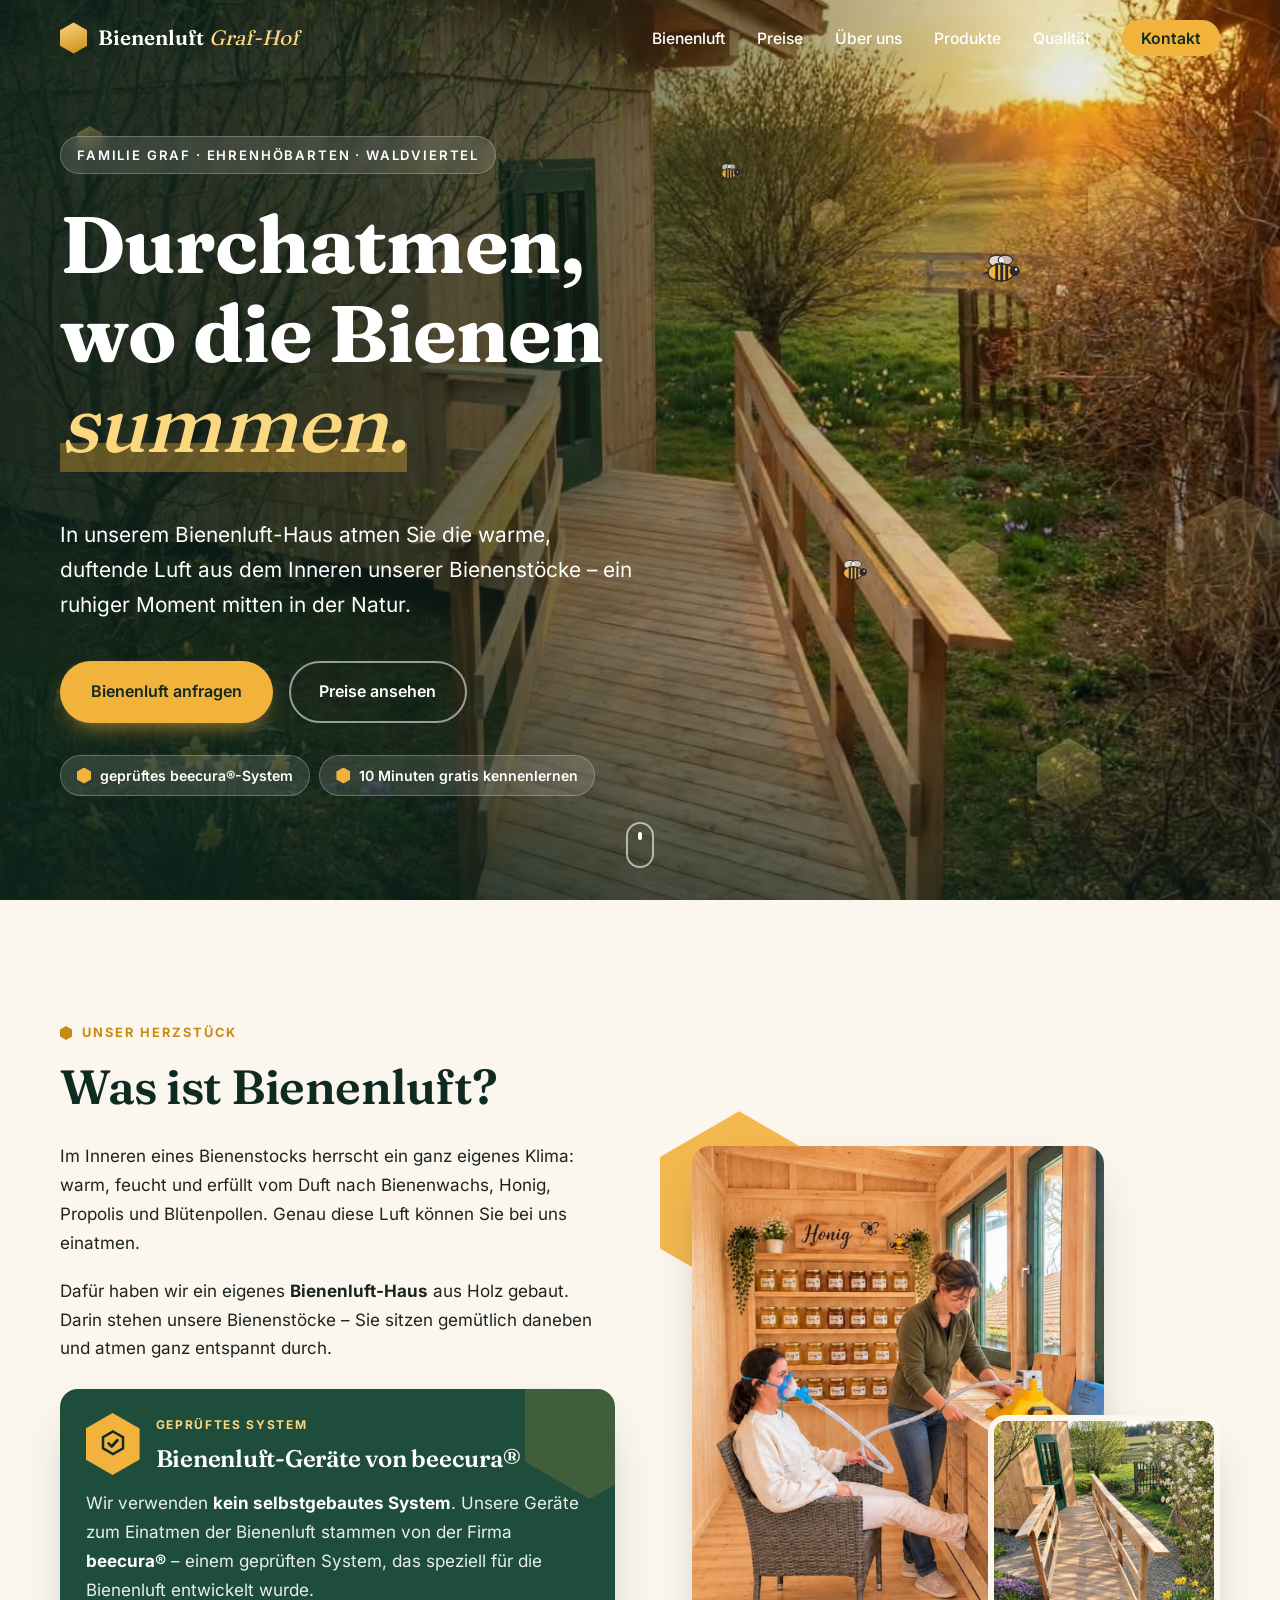
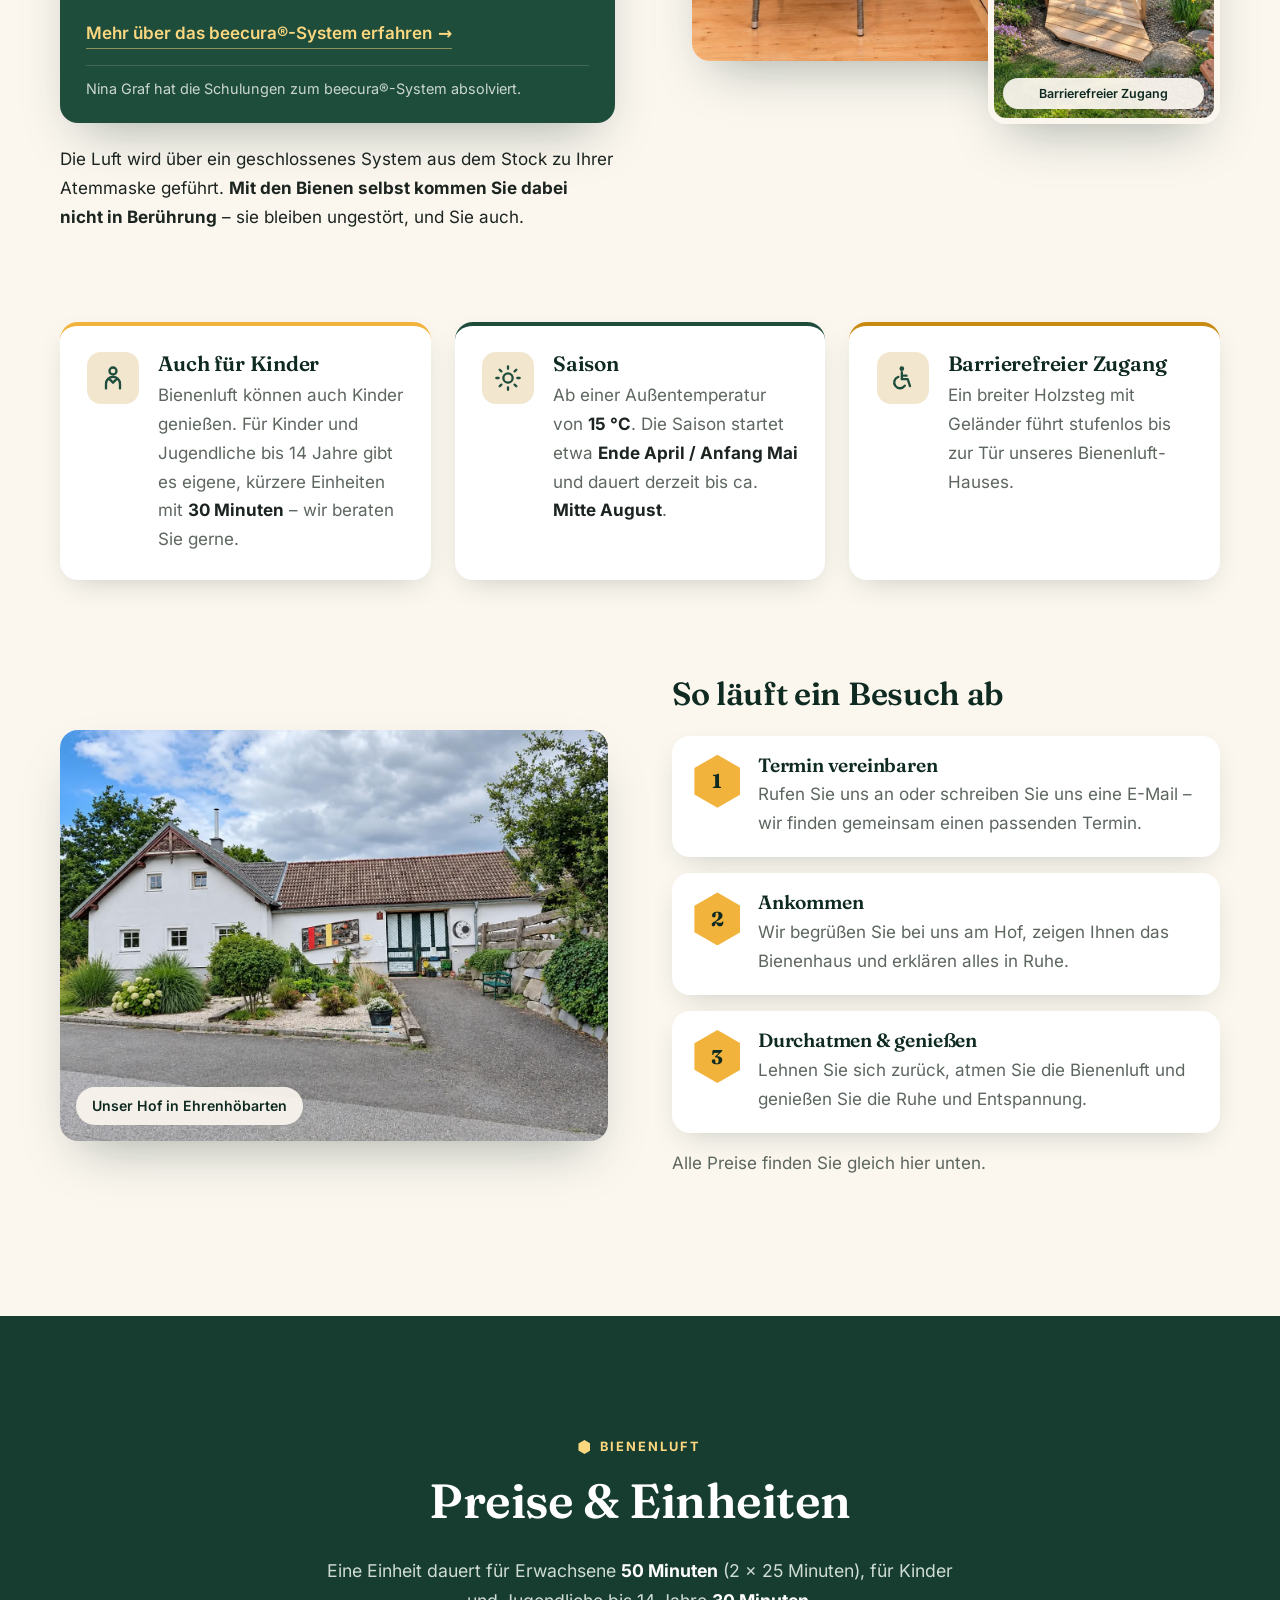
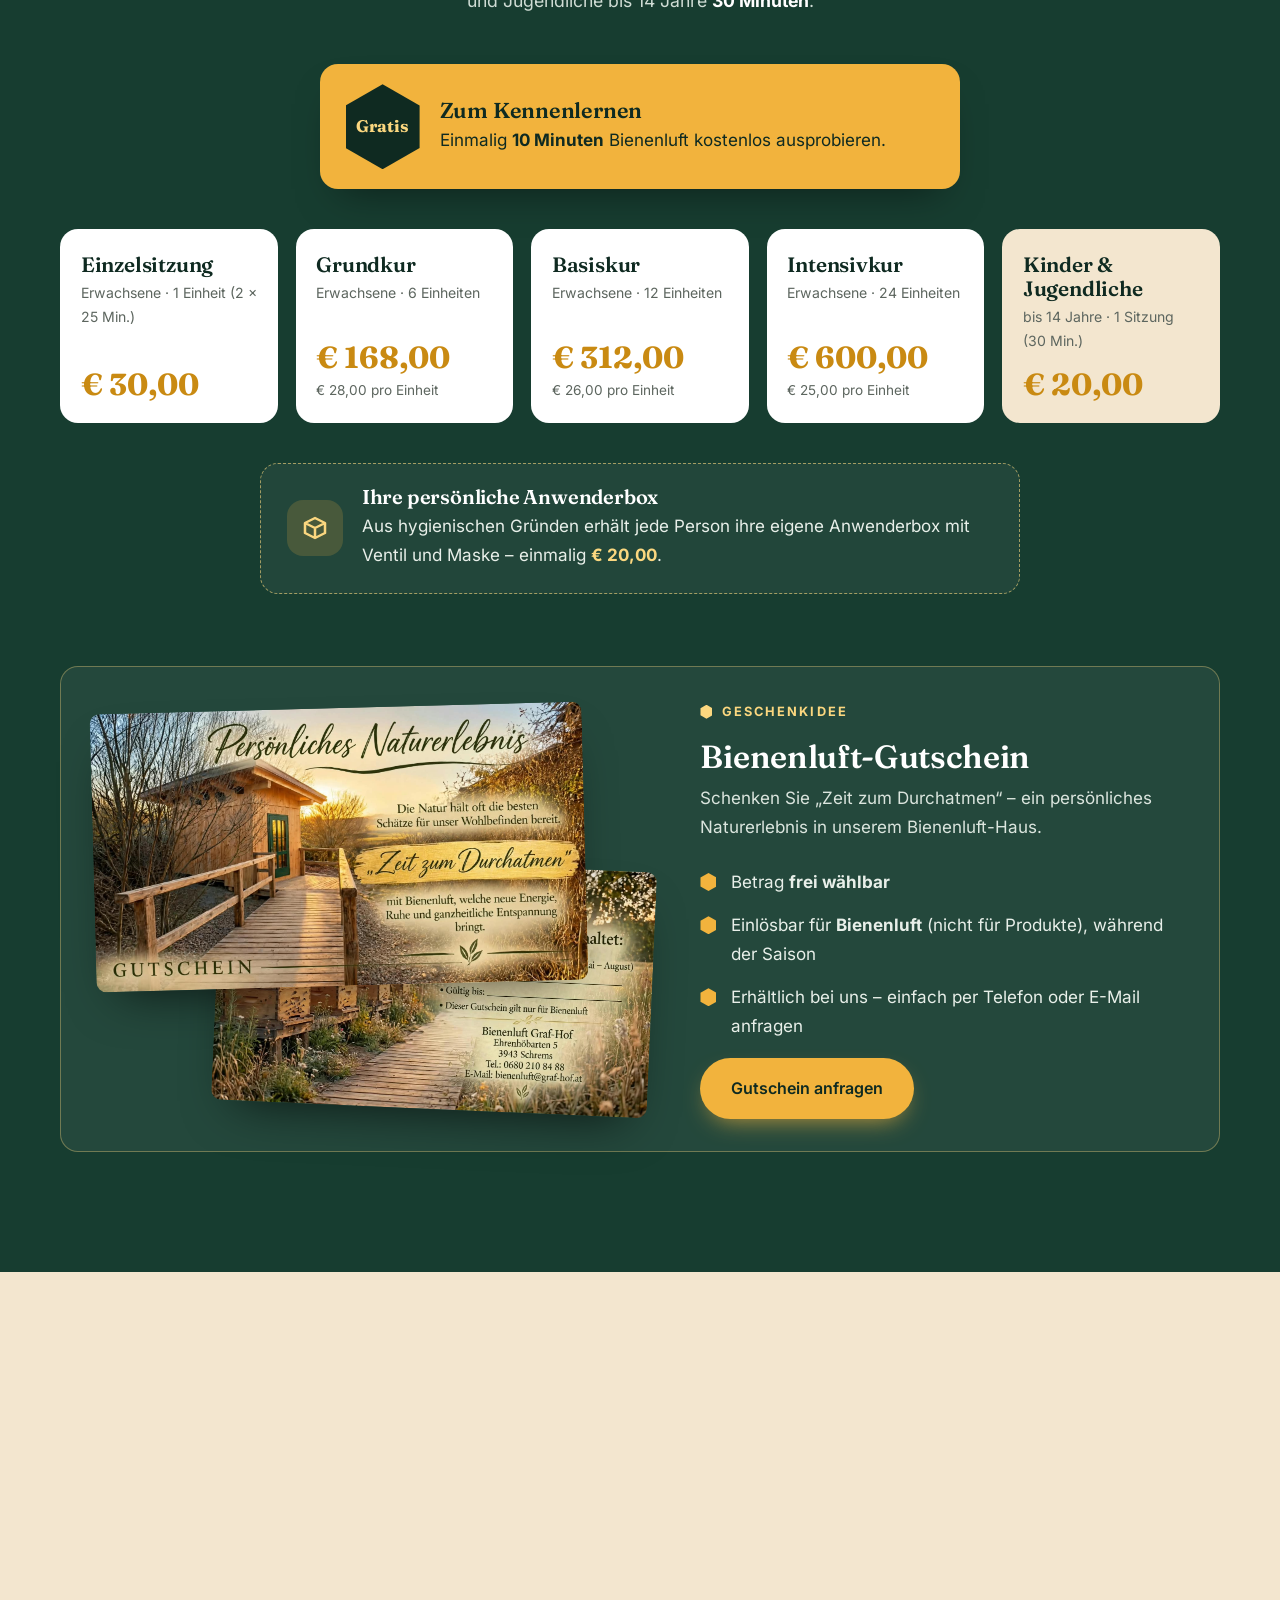
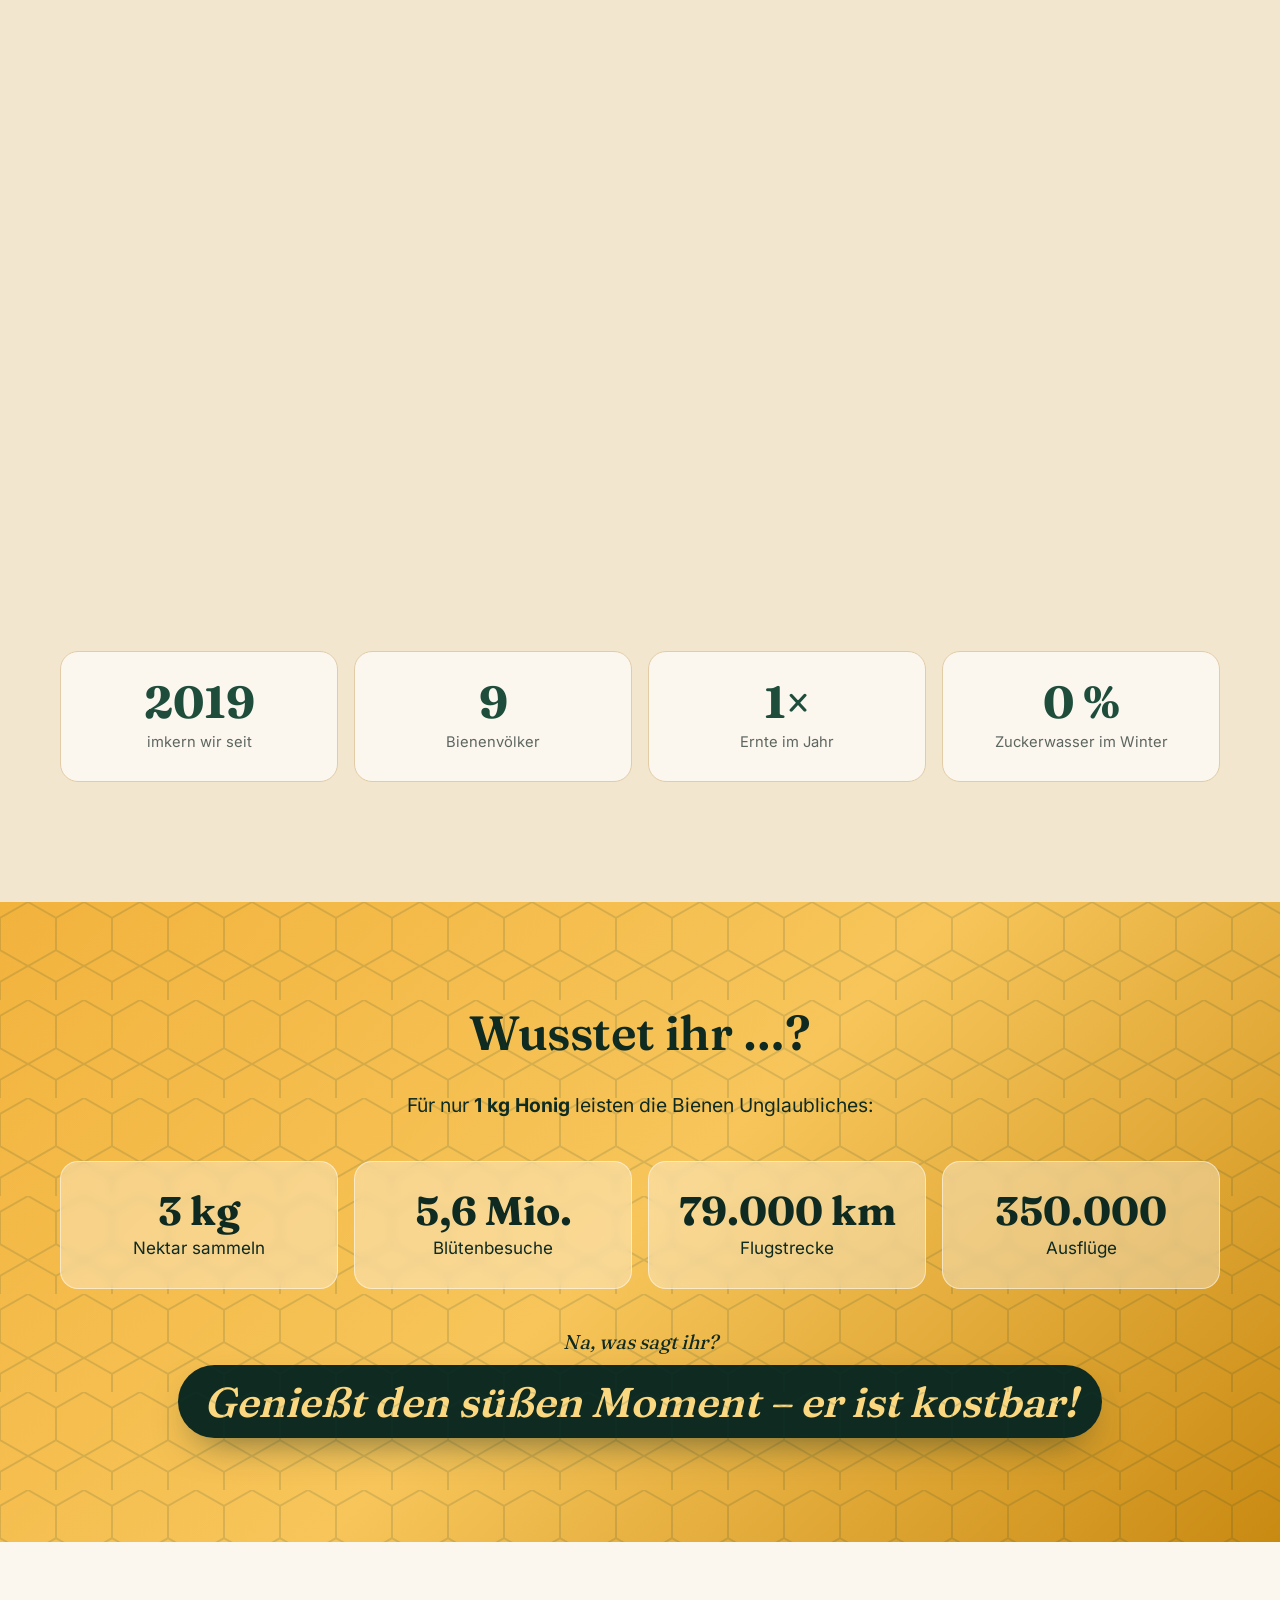
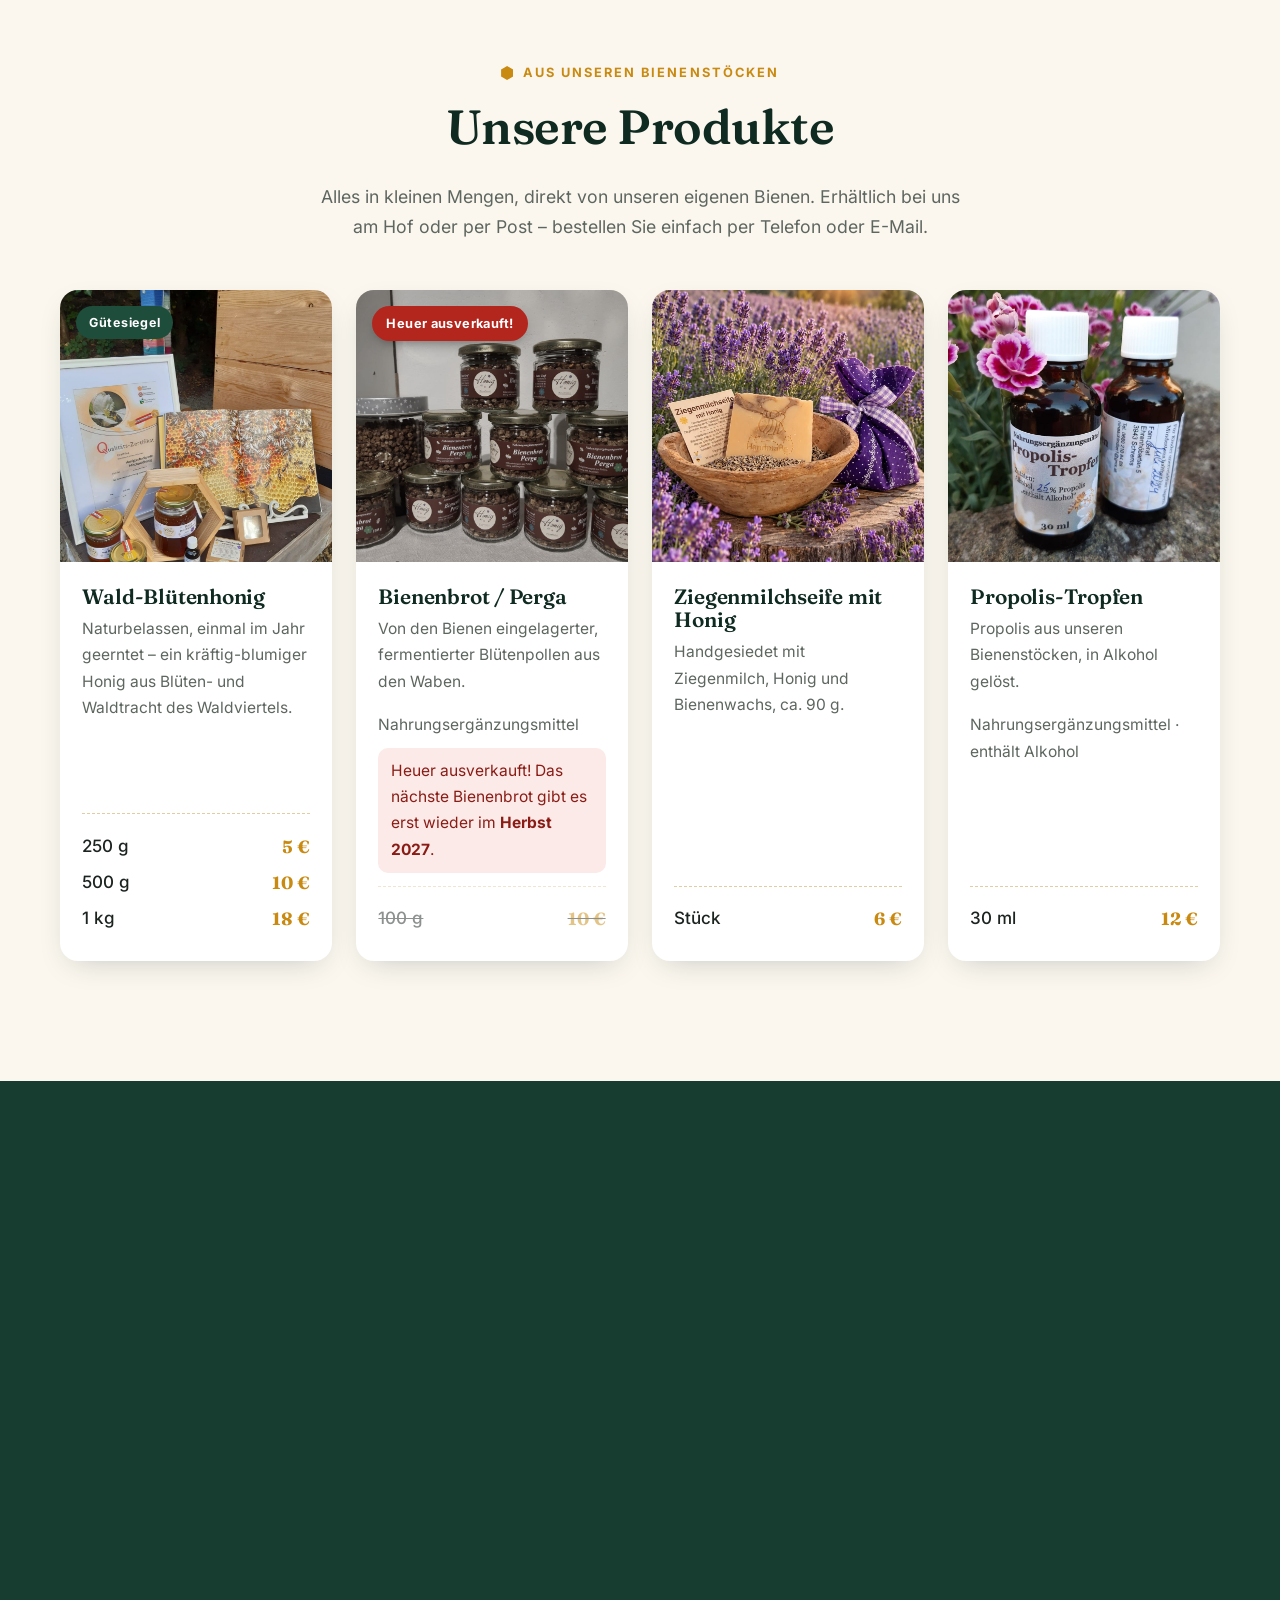
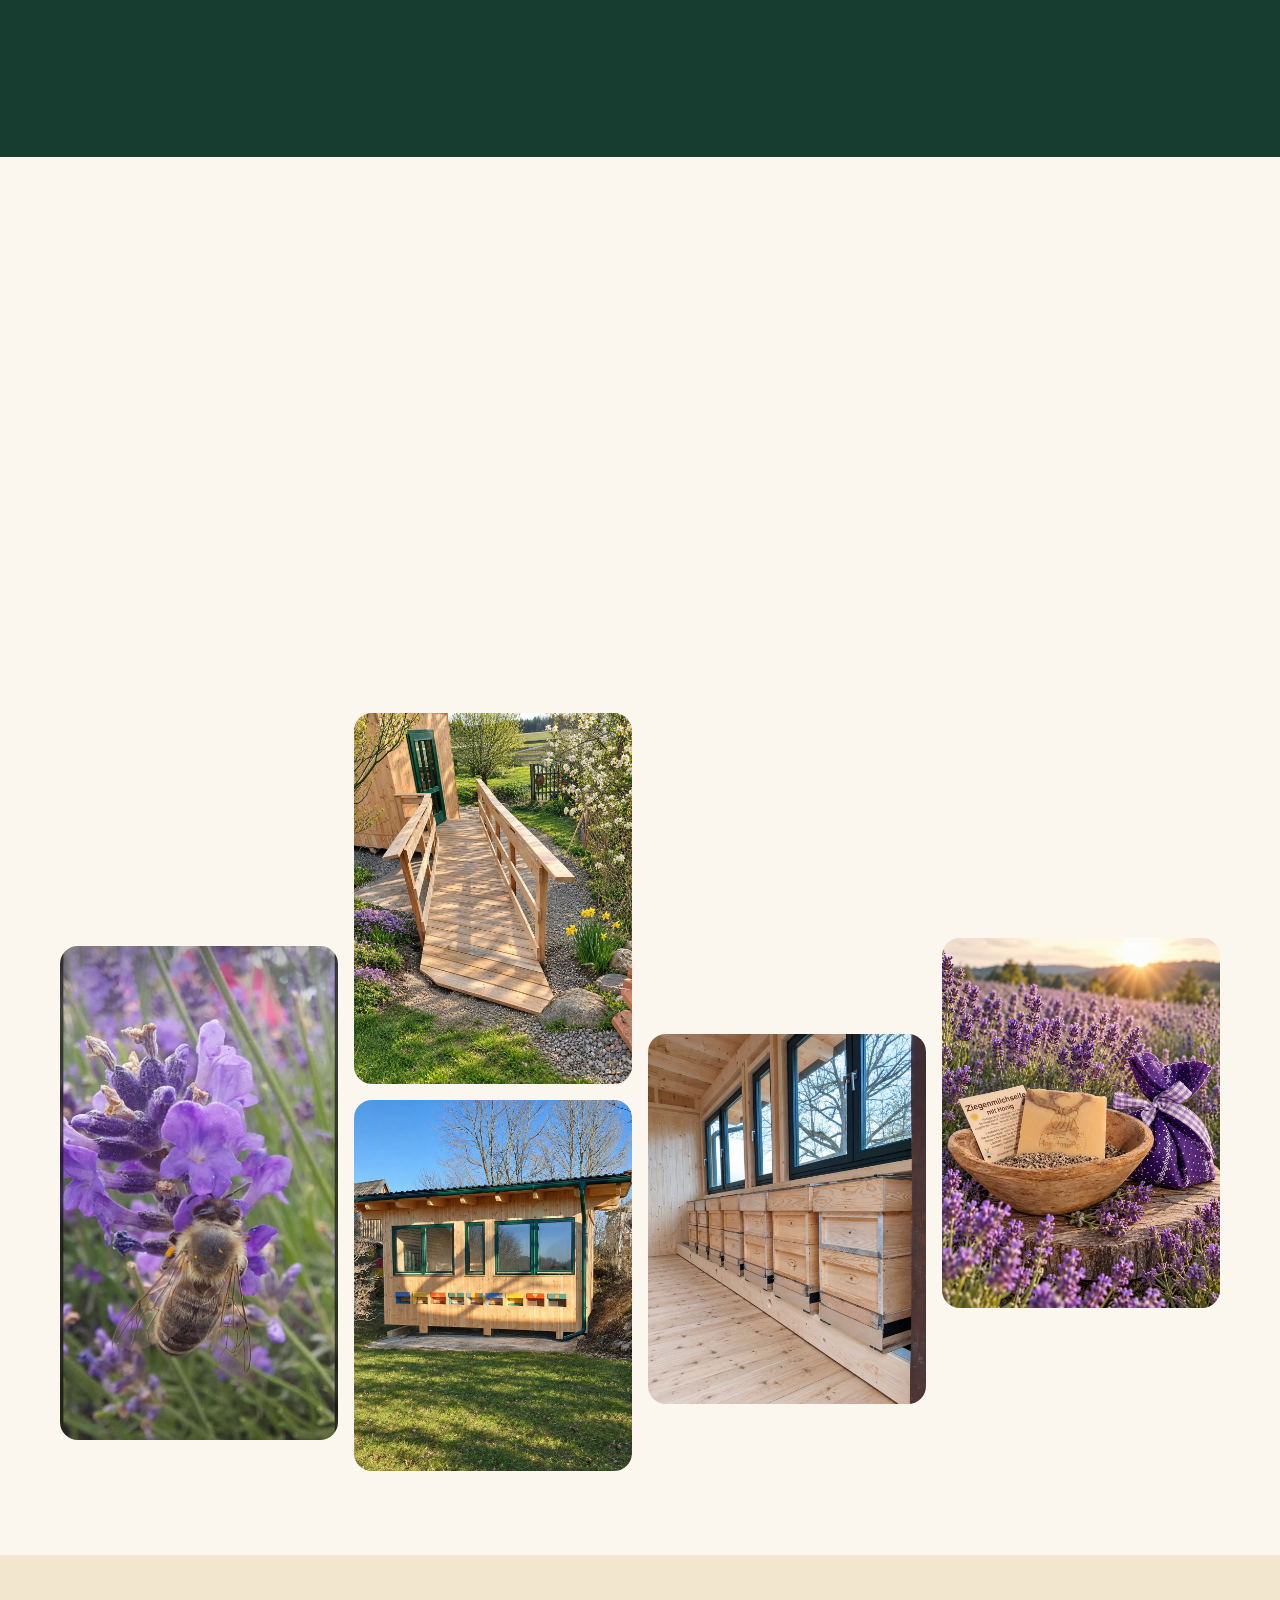
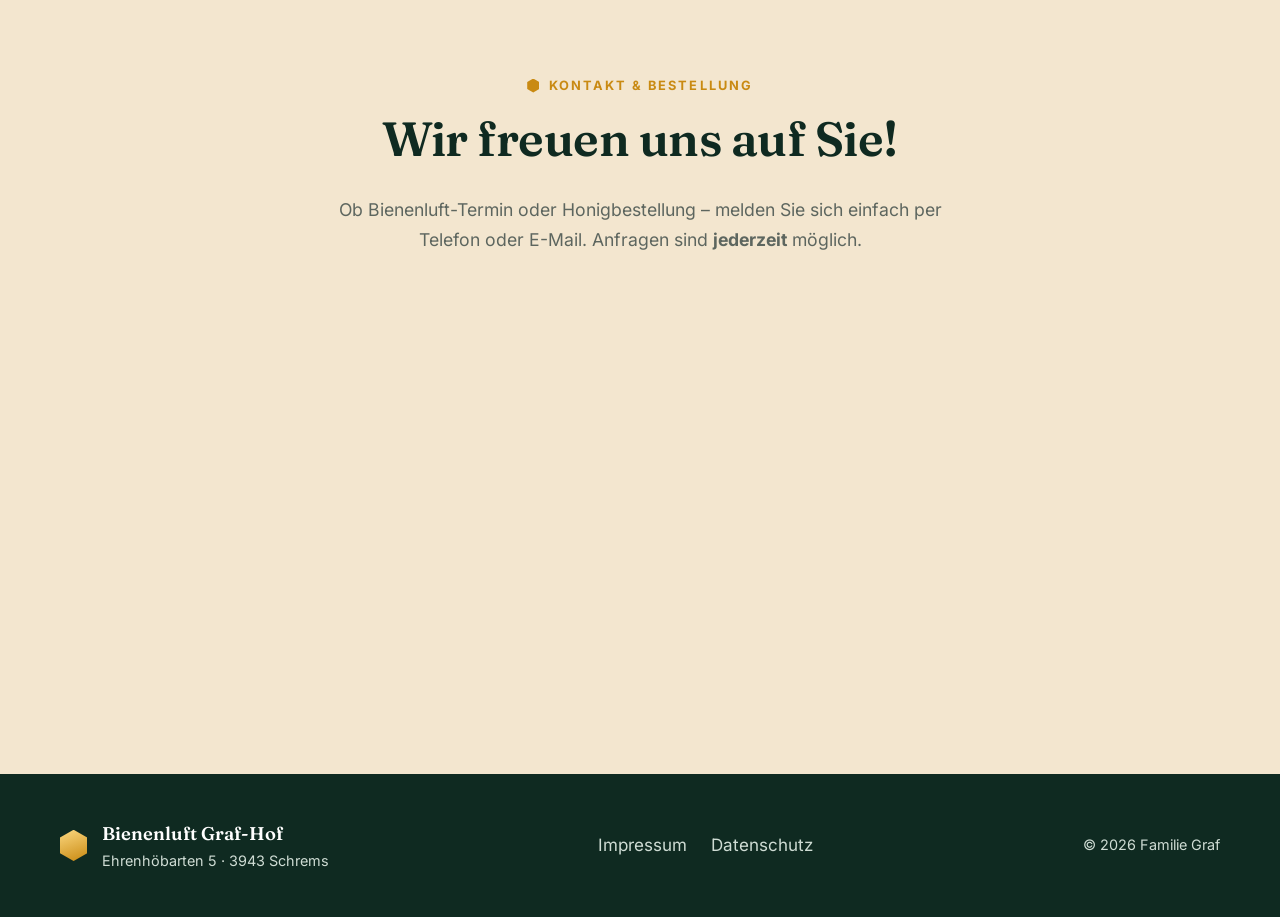
<file: index.html>
<!DOCTYPE html>
<html lang="de-AT">
<head>
  <meta charset="UTF-8">
  <meta name="viewport" content="width=device-width, initial-scale=1">
  <title>Bienenluft Graf-Hof – Bienenluft &amp; Honig im Waldviertel</title>
  <meta name="description" content="Bienenluft Graf-Hof in Ehrenhöbarten bei Schrems: Bienenluft im eigenen Bienenluft-Haus mit dem geprüften beecura®-System erleben, auch für Kinder. Dazu Wald-Blütenhonig mit Gütesiegel, Bienenbrot, Propolis und Honigseife.">
  <link rel="preload" href="fonts/fraunces.woff2" as="font" type="font/woff2" crossorigin>
  <link rel="preload" href="fonts/inter.woff2" as="font" type="font/woff2" crossorigin>
  <link rel="stylesheet" href="css/style.css">
  <script>document.documentElement.classList.add("js")</script>
  <link rel="icon" href="img/favicon.svg" type="image/svg+xml">
  <meta name="theme-color" content="#173d30">

  <meta property="og:title" content="Bienenluft Graf-Hof">
  <meta property="og:description" content="Bienenluft &amp; Honig aus dem Waldviertel – Familie Graf, Ehrenhöbarten">
  <meta property="og:image" content="img/fotos/haus-steg-fruehling.jpg">
  <meta property="og:type" content="website">

  <script type="application/ld+json">
  {
    "@context": "https://schema.org",
    "@type": "LocalBusiness",
    "name": "Bienenluft Graf-Hof",
    "description": "Bienenluft-Haus und Imkerei der Familie Graf im Waldviertel",
    "url": "https://janukalaka.github.io/imkerei-graf/",
    "image": "https://janukalaka.github.io/imkerei-graf/img/fotos/graf-hof.jpg",
    "telephone": "+43 680 2108488",
    "email": "bienenluft@graf-hof.at",
    "founder": [{ "@type": "Person", "name": "Nina Graf" }, { "@type": "Person", "name": "Herbert Graf" }],
    "foundingDate": "2019",
    "address": {
      "@type": "PostalAddress",
      "streetAddress": "Ehrenhöbarten 5",
      "postalCode": "3943",
      "addressLocality": "Schrems",
      "addressRegion": "Niederösterreich",
      "addressCountry": "AT"
    }
  }
  </script>
</head>
<body>

  <!-- Bienen-Grafik, wird mehrfach verwendet -->
  <svg width="0" height="0" style="position:absolute" aria-hidden="true">
    <symbol id="bee" viewBox="0 0 64 48">
      <g class="wing wing-l"><ellipse cx="26" cy="12" rx="11" ry="8" fill="#ffffff" fill-opacity=".75" stroke="#2a2a2a" stroke-width="1.5"/></g>
      <g class="wing wing-r"><ellipse cx="38" cy="11" rx="10" ry="7" fill="#ffffff" fill-opacity=".6" stroke="#2a2a2a" stroke-width="1.5"/></g>
      <ellipse cx="32" cy="28" rx="18" ry="12" fill="#f2b33d" stroke="#2a2a2a" stroke-width="2"/>
      <path d="M26 17v22M33 16v24M40 18v20" stroke="#2a2a2a" stroke-width="4" stroke-linecap="round"/>
      <circle cx="51" cy="26" r="7" fill="#2a2a2a"/>
      <circle cx="53" cy="24" r="1.6" fill="#fff"/>
      <path d="M14 28l-6 2" stroke="#2a2a2a" stroke-width="2.5" stroke-linecap="round"/>
    </symbol>
  </svg>

  <a class="skip-link" href="#inhalt">Zum Inhalt springen</a>

  <header class="site-header" id="top">
    <div class="container header-inner">
      <a href="#top" class="logo" aria-label="Bienenluft Graf-Hof – zum Seitenanfang">
        <span class="logo-hex" aria-hidden="true"></span>
        <span>Bienenluft <em>Graf-Hof</em></span>
      </a>
      <button class="nav-toggle" aria-expanded="false" aria-controls="hauptnav">
        <span class="sr-only">Menü</span>
        <span class="burger" aria-hidden="true"></span>
      </button>
      <nav id="hauptnav" class="main-nav" aria-label="Hauptnavigation">
        <ul>
          <li><a href="#bienenluft">Bienenluft</a></li>
          <li><a href="#preise">Preise</a></li>
          <li><a href="#ueber-uns">Über uns</a></li>
          <li><a href="#produkte">Produkte</a></li>
          <li><a href="#qualitaet">Qualität</a></li>
          <li><a href="#kontakt" class="nav-cta">Kontakt</a></li>
        </ul>
      </nav>
    </div>
  </header>

  <main id="inhalt">

    <!-- ========== HERO ========== -->
    <section class="hero">
      <div class="hero-bg" aria-hidden="true"></div>
      <div class="hex-field" aria-hidden="true">
        <span></span><span></span><span></span><span></span><span></span><span></span>
      </div>
      <svg class="bee bee-1" aria-hidden="true"><use href="#bee"/></svg>
      <svg class="bee bee-2" aria-hidden="true"><use href="#bee"/></svg>
      <svg class="bee bee-3" aria-hidden="true"><use href="#bee"/></svg>

      <div class="container hero-inner">
        <p class="eyebrow intro intro-1">Familie Graf · Ehrenhöbarten · Waldviertel</p>
        <h1 class="intro intro-2">Durchatmen,<br>wo die Bienen <span class="hl">summen.</span></h1>
        <p class="lead intro intro-3">In unserem Bienenluft-Haus atmen Sie die warme, duftende Luft aus dem Inneren unserer Bienenstöcke – ein ruhiger Moment mitten in der Natur.</p>
        <div class="hero-actions intro intro-4">
          <a href="#kontakt" class="btn btn-honey">Bienenluft anfragen</a>
          <a href="#preise" class="btn btn-ghost">Preise ansehen</a>
        </div>
        <div class="hero-chips intro intro-4">
          <span class="hero-chip"><span class="hero-chip-hex" aria-hidden="true"></span>geprüftes beecura®-System</span>
          <span class="hero-chip"><span class="hero-chip-hex" aria-hidden="true"></span>10 Minuten gratis kennenlernen</span>
        </div>
      </div>
      <a href="#bienenluft" class="scroll-hint" aria-label="Weiter nach unten"><span></span></a>
    </section>

    <!-- ========== BIENENLUFT ========== -->
    <section id="bienenluft" class="section">
      <div class="container">
        <div class="split">
          <div class="split-text">
            <p class="kicker reveal">Unser Herzstück</p>
            <h2 class="reveal">Was ist Bienenluft?</h2>
            <p class="reveal">Im Inneren eines Bienenstocks herrscht ein ganz eigenes Klima: warm, feucht und erfüllt vom Duft nach Bienenwachs, Honig, Propolis und Blütenpollen. Genau diese Luft können Sie bei uns einatmen.</p>
            <p class="reveal">Dafür haben wir ein eigenes <strong>Bienenluft-Haus</strong> aus Holz gebaut. Darin stehen unsere Bienenstöcke – Sie sitzen gemütlich daneben und atmen ganz entspannt durch.</p>

            <div class="beecura reveal">
              <div class="beecura-head">
                <span class="beecura-seal" aria-hidden="true">
                  <svg viewBox="0 0 24 24"><path d="M12 2l8 4.5v9L12 20l-8-4.5v-9z" fill="none" stroke="currentColor" stroke-width="2"/><path d="M8.5 11.5l2.5 2.5 4.5-5" fill="none" stroke="currentColor" stroke-width="2.2" stroke-linecap="round" stroke-linejoin="round"/></svg>
                </span>
                <div>
                  <p class="beecura-label">Geprüftes System</p>
                  <h3>Bienenluft-Geräte von beecura®</h3>
                </div>
              </div>
              <p>Wir verwenden <strong>kein selbstgebautes System</strong>. Unsere Geräte zum Einatmen der Bienenluft stammen von der Firma <strong>beecura®</strong> – einem geprüften System, das speziell für die Bienenluft entwickelt wurde.</p>
              <a class="beecura-link" href="https://www.beecura.com/" target="_blank" rel="noopener">Mehr über das beecura®-System erfahren <span aria-hidden="true">→</span><span class="sr-only"> (öffnet in neuem Fenster)</span></a>
              <p class="beecura-foot">Nina Graf hat die Schulungen zum beecura®-System absolviert.</p>
            </div>

            <p class="reveal">Die Luft wird über ein geschlossenes System aus dem Stock zu Ihrer Atemmaske geführt. <strong>Mit den Bienen selbst kommen Sie dabei nicht in Berührung</strong> – sie bleiben ungestört, und Sie auch.</p>
          </div>
          <div class="split-media reveal">
            <figure class="photo-stack">
              <a href="img/fotos/bienenluft-atmen-2.jpg" class="lb photo-main"><img src="img/fotos/bienenluft-atmen-2.jpg" alt="Nina Graf stellt das beecura®-Gerät für einen Gast ein, der über die Maske Bienenluft atmet" loading="lazy" width="1199" height="1312"></a>
              <a href="img/fotos/bienenluft-haus-steg.jpg" class="lb photo-small"><img src="img/fotos/bienenluft-haus-steg.jpg" alt="Barrierefreier Holzsteg mit Geländer führt zur Tür des Bienenluft-Hauses" loading="lazy" width="1086" height="1448"><span class="photo-tag">Barrierefreier Zugang</span></a>
            </figure>
          </div>
        </div>

        <!-- Infos: Kinder & Saison -->
        <div class="info-cards">
          <div class="info-card info-kids reveal">
            <span class="info-icon" aria-hidden="true">
              <svg viewBox="0 0 24 24"><circle cx="12" cy="6" r="3" fill="none" stroke="currentColor" stroke-width="2"/><path d="M6 21v-4a6 6 0 0112 0v4M9 13l3 3 3-3" fill="none" stroke="currentColor" stroke-width="2" stroke-linecap="round" stroke-linejoin="round"/></svg>
            </span>
            <div>
              <h3>Auch für Kinder</h3>
              <p>Bienenluft können auch Kinder genießen. Für Kinder und Jugendliche bis 14 Jahre gibt es eigene, kürzere Einheiten mit <strong>30 Minuten</strong> – wir beraten Sie gerne.</p>
            </div>
          </div>
          <div class="info-card info-season reveal">
            <span class="info-icon" aria-hidden="true">
              <svg viewBox="0 0 24 24"><circle cx="12" cy="12" r="4" fill="none" stroke="currentColor" stroke-width="2"/><path d="M12 2v2M12 20v2M2 12h2M20 12h2M4.9 4.9l1.4 1.4M17.7 17.7l1.4 1.4M4.9 19.1l1.4-1.4M17.7 6.3l1.4-1.4" stroke="currentColor" stroke-width="2" stroke-linecap="round"/></svg>
            </span>
            <div>
              <h3>Saison</h3>
              <p>Ab einer Außentemperatur von <strong>15 °C</strong>. Die Saison startet etwa <strong>Ende April / Anfang Mai</strong> und dauert derzeit bis ca. <strong>Mitte August</strong>.</p>
            </div>
          </div>
          <div class="info-card info-access reveal">
            <span class="info-icon" aria-hidden="true">
              <svg viewBox="0 0 24 24"><circle cx="11" cy="4" r="2" fill="currentColor"/><path d="M11 7v6h5l2 6M11 10h4" fill="none" stroke="currentColor" stroke-width="2" stroke-linecap="round" stroke-linejoin="round"/><path d="M8 11a5 5 0 105.6 7.6" fill="none" stroke="currentColor" stroke-width="2" stroke-linecap="round"/></svg>
            </span>
            <div>
              <h3>Barrierefreier Zugang</h3>
              <p>Ein breiter Holzsteg mit Geländer führt stufenlos bis zur Tür unseres Bienenluft-Hauses.</p>
            </div>
          </div>
        </div>

        <!-- Ablauf -->
        <div class="visit">
          <figure class="visit-photo reveal">
            <img src="img/fotos/graf-hof.jpg" alt="Der Graf-Hof in Ehrenhöbarten bei Sonnenschein" loading="lazy" width="1367" height="1076">
            <figcaption>Unser Hof in Ehrenhöbarten</figcaption>
          </figure>
          <div class="visit-steps">
            <h3 class="steps-title reveal">So läuft ein Besuch ab</h3>
            <ol class="steps">
              <li class="step reveal">
                <span class="step-hex">1</span>
                <div>
                  <h4>Termin vereinbaren</h4>
                  <p>Rufen Sie uns an oder schreiben Sie uns eine E-Mail – wir finden gemeinsam einen passenden Termin.</p>
                </div>
              </li>
              <li class="step reveal">
                <span class="step-hex">2</span>
                <div>
                  <h4>Ankommen</h4>
                  <p>Wir begrüßen Sie bei uns am Hof, zeigen Ihnen das Bienenhaus und erklären alles in Ruhe.</p>
                </div>
              </li>
              <li class="step reveal">
                <span class="step-hex">3</span>
                <div>
                  <h4>Durchatmen &amp; genießen</h4>
                  <p>Lehnen Sie sich zurück, atmen Sie die Bienenluft und genießen Sie die Ruhe und Entspannung.</p>
                </div>
              </li>
            </ol>
            <p class="muted reveal">Alle Preise finden Sie gleich hier unten.</p>
          </div>
        </div>
      </div>
    </section>

    <!-- ========== PREISE ========== -->
    <section id="preise" class="section section-green">
      <div class="container">
        <p class="kicker center reveal">Bienenluft</p>
        <h2 class="center reveal">Preise &amp; Einheiten</h2>
        <p class="section-intro center reveal">Eine Einheit dauert für Erwachsene <strong>50 Minuten</strong> (2 × 25 Minuten), für Kinder und Jugendliche bis 14 Jahre <strong>30 Minuten</strong>.</p>

        <div class="trial reveal">
          <span class="trial-tag">Gratis</span>
          <div>
            <h3>Zum Kennenlernen</h3>
            <p>Einmalig <strong>10 Minuten</strong> Bienenluft kostenlos ausprobieren.</p>
          </div>
        </div>

        <div class="prices">
          <article class="price-card reveal">
            <h3>Einzelsitzung</h3>
            <p class="price-meta">Erwachsene · 1 Einheit (2 × 25 Min.)</p>
            <p class="price-big">€ 30,00</p>
          </article>
          <article class="price-card reveal">
            <h3>Grundkur</h3>
            <p class="price-meta">Erwachsene · 6 Einheiten</p>
            <p class="price-big">€ 168,00</p>
            <p class="price-per">€ 28,00 pro Einheit</p>
          </article>
          <article class="price-card reveal">
            <h3>Basiskur</h3>
            <p class="price-meta">Erwachsene · 12 Einheiten</p>
            <p class="price-big">€ 312,00</p>
            <p class="price-per">€ 26,00 pro Einheit</p>
          </article>
          <article class="price-card reveal">
            <h3>Intensivkur</h3>
            <p class="price-meta">Erwachsene · 24 Einheiten</p>
            <p class="price-big">€ 600,00</p>
            <p class="price-per">€ 25,00 pro Einheit</p>
          </article>
          <article class="price-card price-card-kids reveal">
            <h3>Kinder &amp; Jugendliche</h3>
            <p class="price-meta">bis 14 Jahre · 1 Sitzung (30 Min.)</p>
            <p class="price-big">€ 20,00</p>
          </article>
        </div>

        <div class="userbox reveal">
          <div class="userbox-icon" aria-hidden="true">
            <svg viewBox="0 0 24 24"><path d="M4 8l8-4 8 4v8l-8 4-8-4z M4 8l8 4 8-4 M12 12v8" fill="none" stroke="currentColor" stroke-width="2" stroke-linejoin="round"/></svg>
          </div>
          <div>
            <h3>Ihre persönliche Anwenderbox</h3>
            <p>Aus hygienischen Gründen erhält jede Person ihre eigene Anwenderbox mit Ventil und Maske – einmalig <strong>€ 20,00</strong>.</p>
          </div>
        </div>

        <div class="voucher reveal">
          <div class="voucher-cards">
            <a href="img/fotos/gutschein-vorne.jpg" class="lb voucher-img voucher-front"><img src="img/fotos/gutschein-vorne.jpg" alt="Gutschein Vorderseite: „Persönliches Naturerlebnis – Zeit zum Durchatmen“ mit dem Bienenluft-Haus im Abendlicht" loading="lazy" width="1600" height="903"></a>
            <a href="img/fotos/gutschein-hinten.jpg" class="lb voucher-img voucher-back"><img src="img/fotos/gutschein-hinten.jpg" alt="Gutschein Rückseite: einzulösen während der Saison Mai bis August, gilt nur für Bienenluft, mit Kontaktdaten" loading="lazy" width="1600" height="903"></a>
          </div>
          <div>
            <p class="kicker">Geschenkidee</p>
            <h3>Bienenluft-Gutschein</h3>
            <p>Schenken Sie „Zeit zum Durchatmen“ – ein persönliches Naturerlebnis in unserem Bienenluft-Haus.</p>
            <ul class="check-list">
              <li>Betrag <strong>frei wählbar</strong></li>
              <li>Einlösbar für <strong>Bienenluft</strong> (nicht für Produkte), während der Saison</li>
              <li>Erhältlich bei uns – einfach per Telefon oder E-Mail anfragen</li>
            </ul>
            <a href="#kontakt" class="btn btn-honey">Gutschein anfragen</a>
          </div>
        </div>
      </div>
    </section>

    <!-- ========== ÜBER UNS ========== -->
    <section id="ueber-uns" class="section section-wood">
      <div class="container">
        <div class="split split-reverse">
          <div class="split-text">
            <p class="kicker reveal">Über uns</p>
            <h2 class="reveal">Familie Graf &amp; neun Bienenvölker</h2>
            <p class="reveal">Wir, <strong>Nina und Herbert Graf</strong>, wohnen im oberen Waldviertel in Ehrenhöbarten. Unsere Liebe zur Natur hat uns 2019 zu ganz besonderen Tieren geführt – den Honigbienen. Heute betreuen wir neun Bienenvölker, und sie begeistern uns jeden Tag aufs Neue.</p>
            <p class="reveal">Für uns steht das Wohl der Bienen an erster Stelle. Sie dürfen ihre natürlichen Instinkte voll ausleben. Wir entnehmen nur <strong>einmal im Jahr</strong> Honig und lassen immer so viel davon im Stock, wie die Völker für den Winter brauchen. Unsere Bienen überwintern auf ihrem eigenen Honig – <strong>nicht auf Zuckerwasser</strong>.</p>
            <p class="reveal">Das merkt man: Vitale Völker kümmern sich intensiv um die Sauberkeit in ihrem Stock und sind widerstandsfähiger gegenüber Krankheiten und Schädlingen.</p>
            <blockquote class="motto reveal">
              <p lang="la">„Uti, non abuti!“</p>
              <footer>Gebrauchen, nicht missbrauchen – unser Leitsatz im Umgang mit den Bienen.</footer>
            </blockquote>
          </div>
          <div class="split-media">
            <a href="img/fotos/familie-graf.jpg" class="lb portrait-photo reveal"><img src="img/fotos/familie-graf.jpg" alt="Nina und Herbert Graf bei ihren Bienenstöcken im Garten" loading="lazy" width="1200" height="1600"></a>
          </div>
        </div>

        <ul class="stats">
          <li class="stat reveal"><span class="stat-num" data-count="2019" data-plain>2019</span><span class="stat-label">imkern wir seit</span></li>
          <li class="stat reveal"><span class="stat-num" data-count="9">9</span><span class="stat-label">Bienenvölker</span></li>
          <li class="stat reveal"><span class="stat-num" data-count="1" data-suffix="×">1×</span><span class="stat-label">Ernte im Jahr</span></li>
          <li class="stat reveal"><span class="stat-num" data-count="0" data-suffix=" %">0 %</span><span class="stat-label">Zuckerwasser im Winter</span></li>
        </ul>
      </div>
    </section>

    <!-- ========== FAKTEN ========== -->
    <section class="facts" aria-labelledby="fakten-titel">
      <div class="facts-hex" aria-hidden="true"></div>
      <div class="container">
        <h2 id="fakten-titel" class="reveal">Wusstet ihr …?</h2>
        <p class="facts-intro reveal">Für nur <strong>1 kg Honig</strong> leisten die Bienen Unglaubliches:</p>
        <ul class="facts-grid">
          <li class="fact reveal"><span class="fact-num" data-count="3" data-suffix=" kg">3 kg</span><span>Nektar sammeln</span></li>
          <li class="fact reveal"><span class="fact-num" data-count="5.6" data-decimals="1" data-suffix=" Mio.">5,6 Mio.</span><span>Blütenbesuche</span></li>
          <li class="fact reveal"><span class="fact-num" data-count="79000" data-suffix=" km">79.000 km</span><span>Flugstrecke</span></li>
          <li class="fact reveal"><span class="fact-num" data-count="350000">350.000</span><span>Ausflüge</span></li>
        </ul>
        <p class="facts-outro reveal">Na, was sagt ihr?<br><span>Genießt den süßen Moment – er ist kostbar!</span></p>
      </div>
    </section>

    <!-- ========== PRODUKTE ========== -->
    <section id="produkte" class="section">
      <div class="container">
        <p class="kicker center reveal">Aus unseren Bienenstöcken</p>
        <h2 class="center reveal">Unsere Produkte</h2>
        <p class="section-intro center reveal">Alles in kleinen Mengen, direkt von unseren eigenen Bienen. Erhältlich bei uns am Hof oder per Post – bestellen Sie einfach per Telefon oder E-Mail.</p>

        <div class="products">
          <article class="product reveal">
            <div class="product-img">
              <img src="img/fotos/honig-guetesiegel.jpg" alt="Gläser mit Wald-Blütenhonig vor dem Gütesiegel-Zertifikat" loading="lazy" width="1050" height="1400">
              <span class="badge">Gütesiegel</span>
            </div>
            <div class="product-body">
              <h3>Wald-Blütenhonig</h3>
              <p>Naturbelassen, einmal im Jahr geerntet – ein kräftig-blumiger Honig aus Blüten- und Waldtracht des Waldviertels.</p>
              <ul class="price-list">
                <li><span>250 g</span><span>5 €</span></li>
                <li><span>500 g</span><span>10 €</span></li>
                <li><span>1 kg</span><span>18 €</span></li>
              </ul>
            </div>
          </article>

          <article class="product product-soldout reveal">
            <div class="product-img">
              <span class="soldout-ribbon">Heuer ausverkauft!</span>
              <img src="img/fotos/bienenbrot.jpg" alt="Gläser mit Bienenbrot (Perga) der Familie Graf" loading="lazy" width="1200" height="899">
            </div>
            <div class="product-body">
              <h3>Bienenbrot / Perga</h3>
              <p>Von den Bienen eingelagerter, fermentierter Blütenpollen aus den Waben.</p>
              <p class="small">Nahrungsergänzungsmittel</p>
              <p class="soldout-note">Heuer ausverkauft! Das nächste Bienenbrot gibt es erst wieder im <strong>Herbst 2027</strong>.</p>
              <ul class="price-list"><li><span>100 g</span><span>10 €</span></li></ul>
            </div>
          </article>

          <article class="product reveal">
            <div class="product-img">
              <img src="img/fotos/seife-neu.jpg" alt="Ziegenmilchseife mit Honig in einer Holzschale im Lavendelfeld" loading="lazy" width="1086" height="1448">
            </div>
            <div class="product-body">
              <h3>Ziegenmilchseife mit Honig</h3>
              <p>Handgesiedet mit Ziegenmilch, Honig und Bienenwachs, ca. 90 g.</p>
              <ul class="price-list"><li><span>Stück</span><span>6 €</span></li></ul>
            </div>
          </article>

          <article class="product reveal">
            <div class="product-img">
              <img src="img/fotos/propolis.jpg" alt="Zwei Fläschchen Propolis-Tropfen vor Blumen" loading="lazy" width="1051" height="1400">
            </div>
            <div class="product-body">
              <h3>Propolis-Tropfen</h3>
              <p>Propolis aus unseren Bienenstöcken, in Alkohol gelöst.</p>
              <p class="small">Nahrungsergänzungsmittel · enthält Alkohol</p>
              <ul class="price-list"><li><span>30 ml</span><span>12 €</span></li></ul>
            </div>
          </article>
        </div>
      </div>
    </section>

    <!-- ========== QUALITÄT ========== -->
    <section id="qualitaet" class="section section-green">
      <div class="container">
        <div class="split">
          <div class="split-text">
            <p class="kicker reveal">Geprüfte Qualität</p>
            <h2 class="reveal">Ausgezeichnet mit dem österreichischen Honig-Gütesiegel</h2>
            <p class="reveal">Unser Honig wird im Labor untersucht. Für das Gütesiegel gelten <strong>strengere Grenzwerte als gesetzlich vorgeschrieben</strong> – und unser Honig erfüllt sie deutlich.</p>
            <p class="reveal">Untersucht wurde die Ernte 2026 von der Steirischen Imkerschule in Graz.</p>
          </div>
          <div class="split-media">
            <div class="lab-card reveal">
              <h3>Wassergehalt</h3>
              <p class="lab-sub">Je weniger Wasser, desto reifer und haltbarer der Honig.</p>
              <div class="bars">
                <div class="bar-row">
                  <span class="bar-label">Unser Honig</span>
                  <div class="bar"><div class="bar-fill bar-ours" data-width="77"></div></div>
                  <span class="bar-val">15,4 %</span>
                </div>
                <div class="bar-row">
                  <span class="bar-label">Gütesiegel max.</span>
                  <div class="bar"><div class="bar-fill" data-width="87.5"></div></div>
                  <span class="bar-val">17,5 %</span>
                </div>
                <div class="bar-row">
                  <span class="bar-label">Gesetzlich max.</span>
                  <div class="bar"><div class="bar-fill" data-width="100"></div></div>
                  <span class="bar-val">20 %</span>
                </div>
              </div>
              <dl class="lab-facts">
                <div><dt>Invertase-Aktivität</dt><dd>136 U/kg – Zeichen für schonende Verarbeitung</dd></div>
                <div><dt>Farbe &amp; Konsistenz</dt><dd>hell bernstein, dickflüssig</dd></div>
                <div><dt>Geschmack</dt><dd>blütig, lieblich</dd></div>
                <div><dt>Sauberkeit</dt><dd>ohne Beanstandung</dd></div>
              </dl>
            </div>
          </div>
        </div>
      </div>
    </section>

    <!-- ========== EINBLICKE ========== -->
    <section class="section section-tight" aria-labelledby="einblicke-titel">
      <div class="container">
        <h2 id="einblicke-titel" class="center reveal">Einblicke</h2>
        <div class="gallery">
          <a href="img/fotos/haus-steg-fruehling.jpg" class="lb reveal"><img src="img/fotos/haus-steg-fruehling.jpg" alt="Bienenluft-Haus mit Steg im Frühling bei Abendsonne" loading="lazy" width="1208" height="1601"></a>
          <a href="img/fotos/graf-hof.jpg" class="lb reveal"><img src="img/fotos/graf-hof.jpg" alt="Der Graf-Hof in Ehrenhöbarten" loading="lazy" width="1367" height="1076"></a>
          <a href="img/fotos/biene-lavendel.jpg" class="lb reveal"><img src="img/fotos/biene-lavendel.jpg" alt="Biene auf Lavendel" loading="lazy" width="900" height="1598"></a>
          <a href="img/fotos/bienenluft-atmen-1.jpg" class="lb reveal"><img src="img/fotos/bienenluft-atmen-1.jpg" alt="Zwei Gäste atmen entspannt Bienenluft im Bienenluft-Haus" loading="lazy" width="1086" height="1448"></a>
          <a href="img/fotos/bienenluft-haus-steg.jpg" class="lb reveal"><img src="img/fotos/bienenluft-haus-steg.jpg" alt="Barrierefreier Steg zum Bienenluft-Haus" loading="lazy" width="1086" height="1448"></a>
          <a href="img/fotos/bienenluft-haus-sonne.jpg" class="lb reveal"><img src="img/fotos/bienenluft-haus-sonne.jpg" alt="Bienenluft-Haus im Sonnenschein" loading="lazy" width="1086" height="1448"></a>
          <a href="img/fotos/bienenluft-atmen-2.jpg" class="lb reveal"><img src="img/fotos/bienenluft-atmen-2.jpg" alt="Bienenluft mit Betreuung durch Nina Graf" loading="lazy" width="1199" height="1312"></a>
          <a href="img/fotos/bienenstoecke-haus.jpg" class="lb reveal"><img src="img/fotos/bienenstoecke-haus.jpg" alt="Bienenstöcke im Bienenluft-Haus" loading="lazy" width="1086" height="1448"></a>
          <a href="img/fotos/haus-innen.jpg" class="lb reveal"><img src="img/fotos/haus-innen.jpg" alt="Innenraum des Bienenluft-Hauses mit Bienenstöcken" loading="lazy" width="1052" height="1400"></a>
          <a href="img/fotos/familie-graf.jpg" class="lb reveal"><img src="img/fotos/familie-graf.jpg" alt="Familie Graf bei den Bienenstöcken" loading="lazy" width="1200" height="1600"></a>
          <a href="img/fotos/bienenbrot.jpg" class="lb reveal"><img src="img/fotos/bienenbrot.jpg" alt="Bienenbrot in Gläsern" loading="lazy" width="1200" height="899"></a>
          <a href="img/fotos/seife-neu.jpg" class="lb reveal"><img src="img/fotos/seife-neu.jpg" alt="Ziegenmilchseife mit Honig im Lavendelfeld" loading="lazy" width="1086" height="1448"></a>
        </div>
      </div>
    </section>

    <!-- ========== KONTAKT ========== -->
    <section id="kontakt" class="section section-wood">
      <div class="container">
        <p class="kicker center reveal">Kontakt &amp; Bestellung</p>
        <h2 class="center reveal">Wir freuen uns auf Sie!</h2>
        <p class="section-intro center reveal">Ob Bienenluft-Termin oder Honigbestellung – melden Sie sich einfach per Telefon oder E-Mail. Anfragen sind <strong>jederzeit</strong> möglich.</p>

        <div class="contact-grid">
          <div class="contact-card reveal">
            <h3>Anrufen oder schreiben</h3>
            <a class="phone" href="tel:+436802108488"><span>Nina Graf</span>0680 210 84 88</a>
            <a class="phone" href="tel:+436641807024"><span>Herbert Graf</span>0664 180 70 24</a>
            <a class="phone phone-mail" href="mailto:bienenluft@graf-hof.at"><span>E-Mail</span>bienenluft@graf-hof.at</a>
          </div>
          <div class="contact-card reveal">
            <h3>So kommen Sie zu Ihren Produkten</h3>
            <ul class="check-list">
              <li><strong>Abholung</strong> direkt bei uns in Ehrenhöbarten</li>
              <li><strong>Versand</strong> bequem per Post</li>
              <li>Bestellung per <strong>Telefon</strong> oder <strong style="white-space:nowrap">E-Mail</strong></li>
            </ul>
          </div>
          <div class="contact-card reveal">
            <h3>Hier finden Sie uns</h3>
            <address>
              Bienenluft Graf-Hof<br>
              Nina &amp; Herbert Graf<br>
              Ehrenhöbarten 5<br>
              3943 Schrems
            </address>
            <a class="btn btn-green" href="https://www.google.com/maps/search/?api=1&amp;query=Ehrenh%C3%B6barten+5%2C+3943+Schrems" target="_blank" rel="noopener">In Google Maps öffnen</a>
          </div>
        </div>
      </div>
    </section>

  </main>

  <footer class="site-footer">
    <div class="container footer-inner">
      <div class="footer-brand">
        <span class="logo-hex" aria-hidden="true"></span>
        <div>
          <strong>Bienenluft Graf-Hof</strong>
          <p>Ehrenhöbarten 5 · 3943 Schrems</p>
        </div>
      </div>
      <nav aria-label="Rechtliches">
        <a href="impressum.html">Impressum</a>
        <a href="datenschutz.html">Datenschutz</a>
      </nav>
      <p class="footer-copy">&copy; <span id="jahr">2026</span> Familie Graf</p>
    </div>
  </footer>

  <script src="js/main.js"></script>
</body>
</html>
</file>
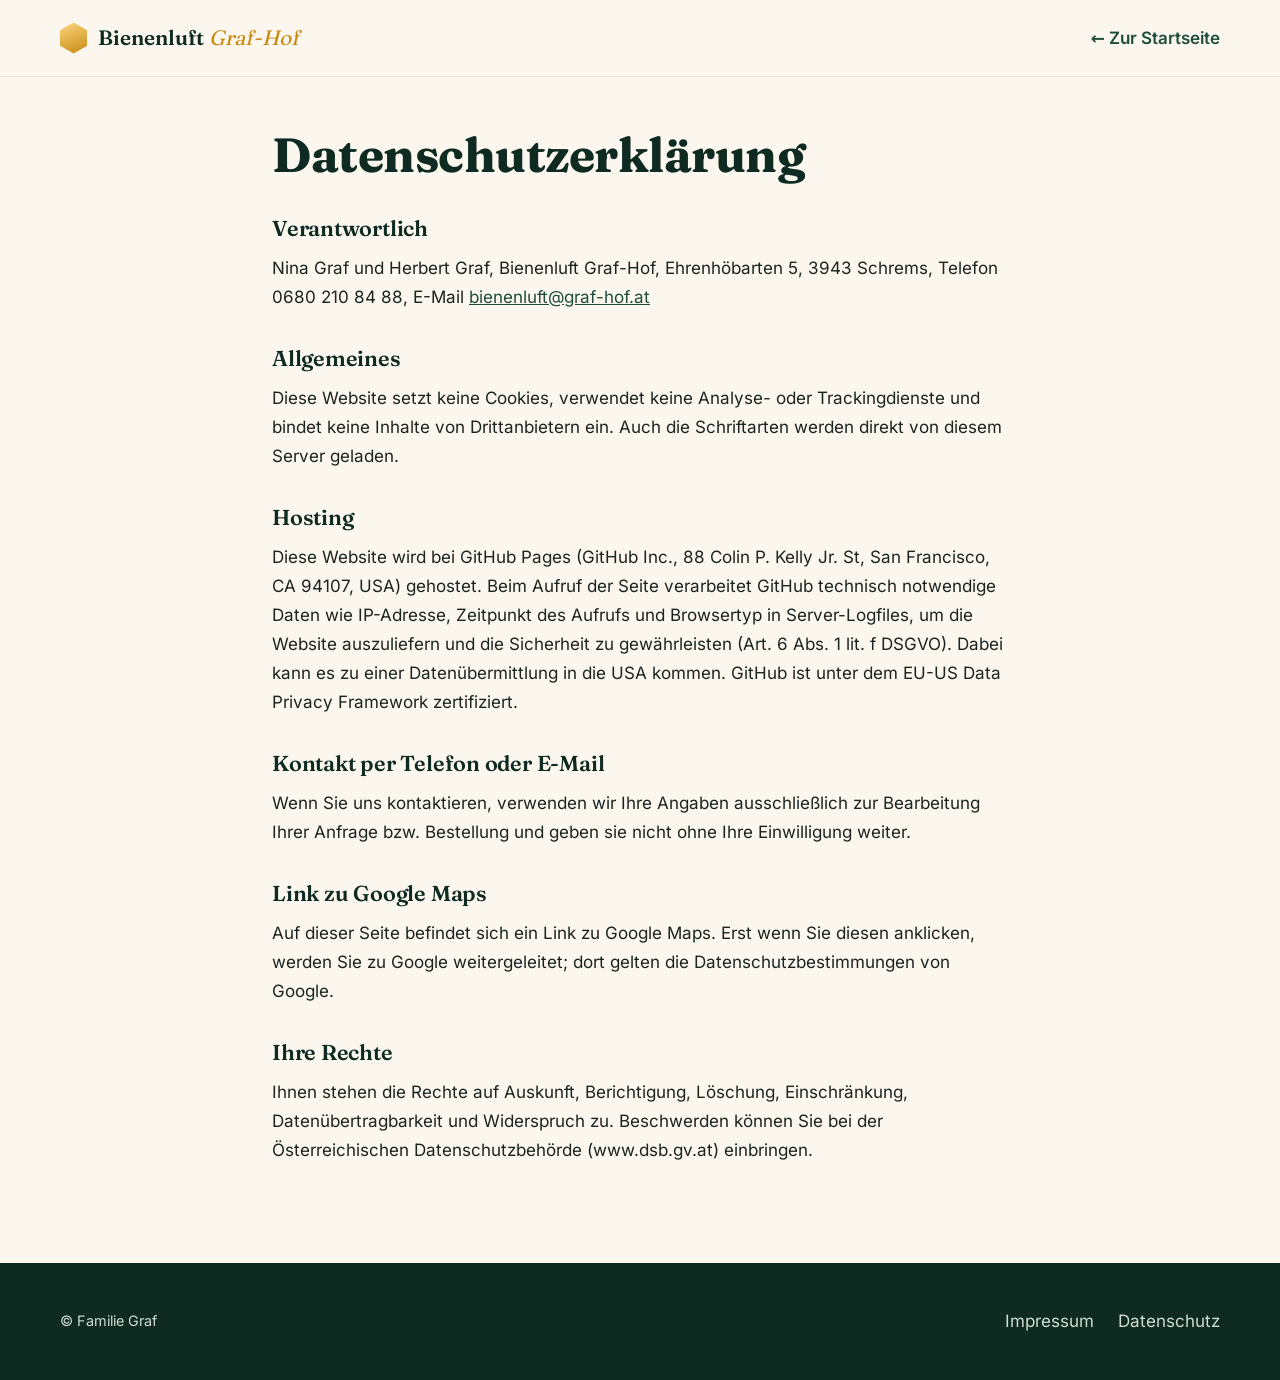
<file: datenschutz.html>
<!DOCTYPE html>
<html lang="de-AT">
<head>
  <meta charset="UTF-8">
  <meta name="viewport" content="width=device-width, initial-scale=1">
  <title>Datenschutz – Bienenluft Graf-Hof</title>
  <meta name="robots" content="noindex">
  <link rel="stylesheet" href="css/style.css">
  <link rel="icon" href="img/favicon.svg" type="image/svg+xml">
</head>
<body class="page-sub">
  <header class="site-header">
    <div class="container header-inner">
      <a href="index.html" class="logo"><span class="logo-hex" aria-hidden="true"></span><span>Bienenluft <em>Graf-Hof</em></span></a>
      <a href="index.html" class="back-link">← Zur Startseite</a>
    </div>
  </header>

  <main class="container legal">
    <h1>Datenschutzerklärung</h1>

    <h2>Verantwortlich</h2>
    <p>Nina Graf und Herbert Graf, Bienenluft Graf-Hof, Ehrenhöbarten 5, 3943 Schrems, Telefon 0680 210 84 88, E-Mail <a href="mailto:bienenluft@graf-hof.at">bienenluft@graf-hof.at</a></p>

    <h2>Allgemeines</h2>
    <p>Diese Website setzt keine Cookies, verwendet keine Analyse- oder Trackingdienste und bindet keine
    Inhalte von Drittanbietern ein. Auch die Schriftarten werden direkt von diesem Server geladen.</p>

    <h2>Hosting</h2>
    <p>Diese Website wird bei GitHub Pages (GitHub Inc., 88 Colin P. Kelly Jr. St, San Francisco, CA 94107, USA)
    gehostet. Beim Aufruf der Seite verarbeitet GitHub technisch notwendige Daten wie IP-Adresse, Zeitpunkt
    des Aufrufs und Browsertyp in Server-Logfiles, um die Website auszuliefern und die Sicherheit zu gewährleisten
    (Art. 6 Abs. 1 lit. f DSGVO). Dabei kann es zu einer Datenübermittlung in die USA kommen. GitHub ist unter dem
    EU-US Data Privacy Framework zertifiziert.</p>

    <h2>Kontakt per Telefon oder E-Mail</h2>
    <p>Wenn Sie uns kontaktieren, verwenden wir Ihre Angaben ausschließlich zur Bearbeitung Ihrer Anfrage bzw.
    Bestellung und geben sie nicht ohne Ihre Einwilligung weiter.</p>

    <h2>Link zu Google Maps</h2>
    <p>Auf dieser Seite befindet sich ein Link zu Google Maps. Erst wenn Sie diesen anklicken, werden Sie zu Google
    weitergeleitet; dort gelten die Datenschutzbestimmungen von Google.</p>

    <h2>Ihre Rechte</h2>
    <p>Ihnen stehen die Rechte auf Auskunft, Berichtigung, Löschung, Einschränkung, Datenübertragbarkeit und
    Widerspruch zu. Beschwerden können Sie bei der Österreichischen Datenschutzbehörde (www.dsb.gv.at) einbringen.</p>
  </main>

  <footer class="site-footer">
    <div class="container footer-inner">
      <p class="footer-copy">&copy; Familie Graf</p>
      <nav aria-label="Rechtliches"><a href="impressum.html">Impressum</a><a href="datenschutz.html">Datenschutz</a></nav>
    </div>
  </footer>
</body>
</html>
</file>
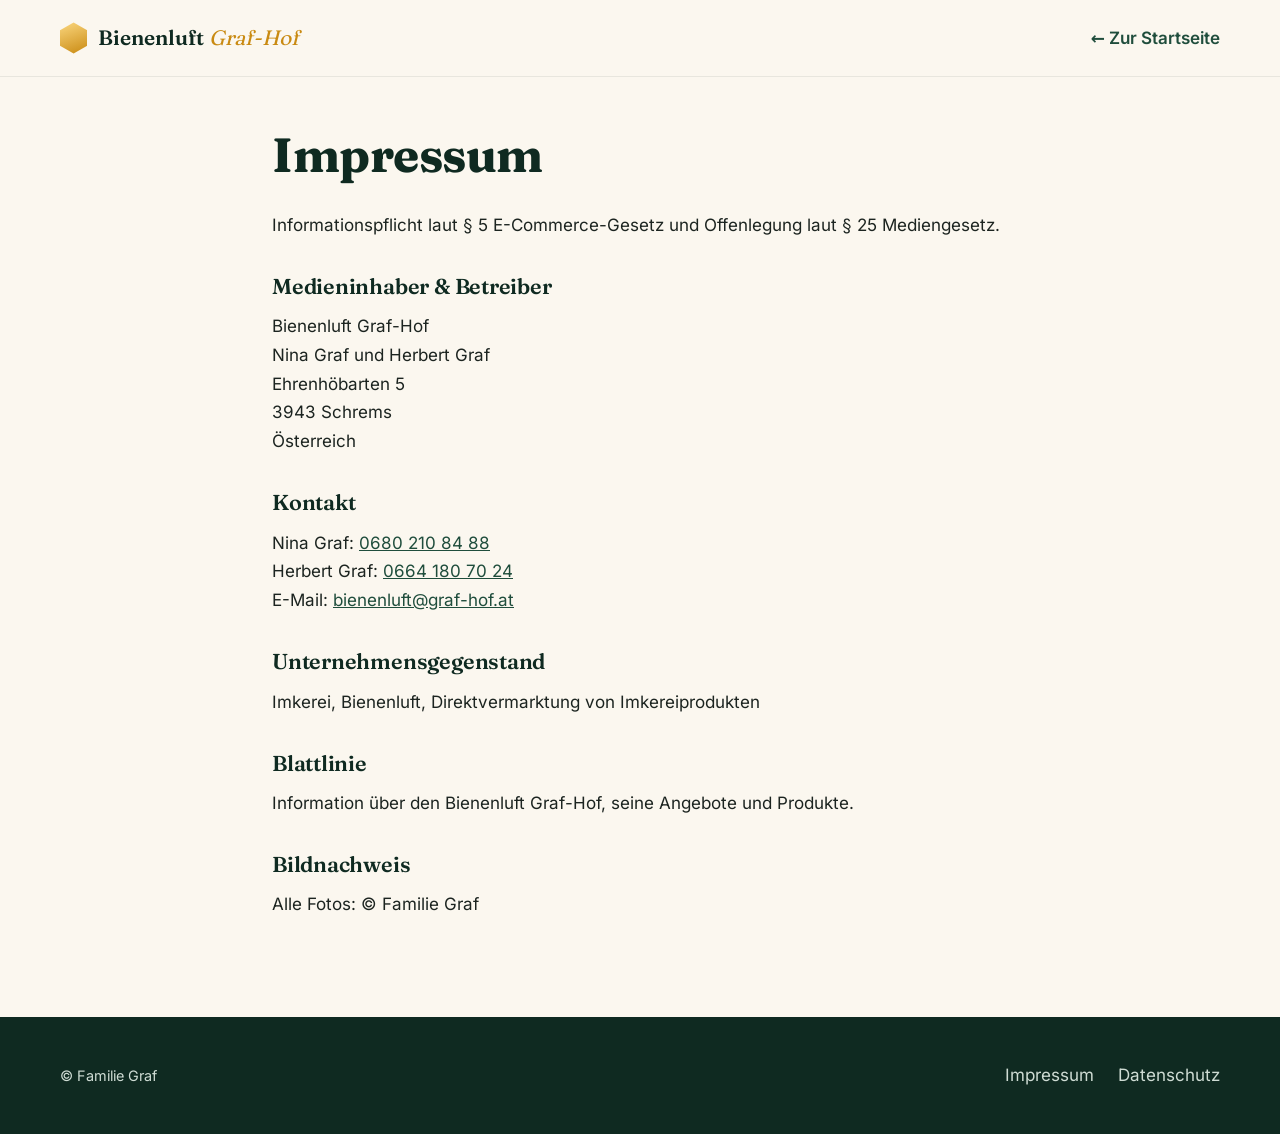
<file: impressum.html>
<!DOCTYPE html>
<html lang="de-AT">
<head>
  <meta charset="UTF-8">
  <meta name="viewport" content="width=device-width, initial-scale=1">
  <title>Impressum – Bienenluft Graf-Hof</title>
  <meta name="robots" content="noindex">
  <link rel="stylesheet" href="css/style.css">
  <link rel="icon" href="img/favicon.svg" type="image/svg+xml">
</head>
<body class="page-sub">
  <header class="site-header">
    <div class="container header-inner">
      <a href="index.html" class="logo"><span class="logo-hex" aria-hidden="true"></span><span>Bienenluft <em>Graf-Hof</em></span></a>
      <a href="index.html" class="back-link">← Zur Startseite</a>
    </div>
  </header>

  <main class="container legal">
    <h1>Impressum</h1>
    <p>Informationspflicht laut § 5 E-Commerce-Gesetz und Offenlegung laut § 25 Mediengesetz.</p>

    <h2>Medieninhaber &amp; Betreiber</h2>
    <p>
      Bienenluft Graf-Hof<br>
      Nina Graf und Herbert Graf<br>
      Ehrenhöbarten 5<br>
      3943 Schrems<br>
      Österreich
    </p>

    <h2>Kontakt</h2>
    <p>
      Nina Graf: <a href="tel:+436802108488">0680 210 84 88</a><br>
      Herbert Graf: <a href="tel:+436641807024">0664 180 70 24</a>
      <br>E-Mail: <a href="mailto:bienenluft@graf-hof.at">bienenluft@graf-hof.at</a>
    </p>

    <h2>Unternehmensgegenstand</h2>
    <p>Imkerei, Bienenluft, Direktvermarktung von Imkereiprodukten</p>

    <h2>Blattlinie</h2>
    <p>Information über den Bienenluft Graf-Hof, seine Angebote und Produkte.</p>

    <h2>Bildnachweis</h2>
    <p>Alle Fotos: © Familie Graf</p>
  </main>

  <footer class="site-footer">
    <div class="container footer-inner">
      <p class="footer-copy">&copy; Familie Graf</p>
      <nav aria-label="Rechtliches"><a href="impressum.html">Impressum</a><a href="datenschutz.html">Datenschutz</a></nav>
    </div>
  </footer>
</body>
</html>
</file>
<file: css/style.css>
/* =========================================================
   Bienenluft Graf-Hof
   Farben angelehnt an das Bienenluft-Haus: Holz, Tannengrün (Fenster/Tür), Honig.
   Schriften lokal eingebunden (keine Google-Fonts-Verbindung → DSGVO).
   ========================================================= */

@font-face {
  font-family: "Fraunces";
  src: url("../fonts/fraunces.woff2") format("woff2");
  font-weight: 100 900;
  font-display: swap;
}
@font-face {
  font-family: "Inter";
  src: url("../fonts/inter.woff2") format("woff2");
  font-weight: 100 900;
  font-display: swap;
}

:root {
  --wald: #1f4d3c;
  --wald-dunkel: #173d30;
  --wald-tief: #0f2a21;
  --honig: #f2b33d;
  --honig-hell: #fbd77f;
  --honig-dunkel: #c98a12;
  --creme: #fbf7ef;
  --holz: #f3e6cf;
  --holz-dunkel: #e2cca6;
  --text: #1c2420;
  --text-hell: #5d665f;
  --weiss: #fff;

  --font: "Inter", system-ui, -apple-system, "Segoe UI", sans-serif;
  --font-titel: "Fraunces", Georgia, serif;

  --radius: 18px;
  --radius-sm: 10px;
  --shadow: 0 10px 30px -12px rgba(15, 42, 33, .25);
  --shadow-lg: 0 24px 50px -20px rgba(15, 42, 33, .35);
  --max: 1160px;
  --abstand: clamp(4rem, 10vw, 7.5rem);
  --ease: cubic-bezier(.22, 1, .36, 1);
  --hex: polygon(50% 0, 100% 25%, 100% 75%, 50% 100%, 0 75%, 0 25%);
}

*, *::before, *::after { box-sizing: border-box; }
html { scroll-behavior: smooth; scroll-padding-top: 5rem; }
body {
  margin: 0;
  font-family: var(--font);
  font-size: 1.0625rem;
  line-height: 1.7;
  color: var(--text);
  background: var(--creme);
  -webkit-font-smoothing: antialiased;
}
img { max-width: 100%; height: auto; display: block; }
a { color: var(--wald); }

h1, h2, h3, h4 {
  font-family: var(--font-titel);
  font-weight: 600;
  line-height: 1.12;
  margin: 0 0 .6em;
  color: var(--wald-tief);
  letter-spacing: -.01em;
}
h1 { font-size: clamp(2.6rem, 7vw, 5rem); font-weight: 700; }
h2 { font-size: clamp(2rem, 4.4vw, 3rem); }
h3 { font-size: 1.4rem; }
h4 { font-size: 1.2rem; }
p { margin: 0 0 1.1em; }

.container { width: min(100% - 2.5rem, var(--max)); margin-inline: auto; }
.center { text-align: center; }
.muted { color: var(--text-hell); }
.small { font-size: .85rem; color: var(--text-hell); margin-bottom: .6rem; }

.sr-only { position: absolute; width: 1px; height: 1px; overflow: hidden; clip: rect(0 0 0 0); white-space: nowrap; }
.skip-link { position: absolute; left: -999px; top: 0; background: var(--wald); color: #fff; padding: .6rem 1rem; z-index: 999; }
.skip-link:focus { left: 1rem; }
:focus-visible { outline: 3px solid var(--honig); outline-offset: 3px; border-radius: 4px; }

/* ---------- Header ---------- */
.site-header {
  position: fixed; inset: 0 0 auto 0; z-index: 50;
  transition: background .35s, box-shadow .35s, backdrop-filter .35s;
}
.site-header.scrolled {
  background: rgba(251, 247, 239, .88);
  backdrop-filter: blur(12px);
  -webkit-backdrop-filter: blur(12px);
  box-shadow: 0 1px 0 rgba(15, 42, 33, .08);
}
.header-inner { display: flex; align-items: center; justify-content: space-between; min-height: 4.75rem; }

.logo {
  display: flex; align-items: center; gap: .65rem;
  font-family: var(--font-titel); font-weight: 600; font-size: 1.3rem;
  text-decoration: none; color: var(--weiss); transition: color .35s;
}
.logo em { font-style: italic; font-weight: 400; color: var(--honig-hell); transition: color .35s; }
.scrolled .logo { color: var(--wald-tief); }
.scrolled .logo em { color: var(--honig-dunkel); }
.logo-hex {
  width: 1.7rem; height: 1.95rem; flex: none;
  background: linear-gradient(160deg, var(--honig-hell), var(--honig-dunkel));
  clip-path: var(--hex);
  transition: transform .6s var(--ease);
}
.logo:hover .logo-hex { transform: rotate(60deg); }

.main-nav ul { list-style: none; margin: 0; padding: 0; display: flex; align-items: center; gap: 2rem; }
.main-nav a {
  position: relative; color: var(--weiss); text-decoration: none; font-weight: 500; font-size: .98rem;
  transition: color .35s;
}
.main-nav a:not(.nav-cta)::after {
  content: ""; position: absolute; left: 0; bottom: -4px; height: 2px; width: 100%;
  background: var(--honig); transform: scaleX(0); transform-origin: right; transition: transform .4s var(--ease);
}
.main-nav a:not(.nav-cta):hover::after { transform: scaleX(1); transform-origin: left; }
.scrolled .main-nav a { color: var(--text); }
.main-nav .nav-cta {
  padding: .55rem 1.2rem; border-radius: 999px; background: var(--honig); color: var(--wald-tief);
  font-weight: 600; transition: background .3s, transform .3s;
}
.scrolled .main-nav .nav-cta { color: var(--wald-tief); }
.main-nav .nav-cta:hover { background: var(--honig-hell); transform: translateY(-2px); }

.nav-toggle { display: none; background: none; border: 0; padding: .6rem; cursor: pointer; }
.burger, .burger::before, .burger::after {
  display: block; width: 24px; height: 2px; border-radius: 2px; background: var(--weiss);
  transition: transform .35s var(--ease), background .35s;
}
.burger { position: relative; }
.burger::before, .burger::after { content: ""; position: absolute; left: 0; }
.burger::before { top: -7px; }
.burger::after { top: 7px; }
.scrolled .burger, .scrolled .burger::before, .scrolled .burger::after { background: var(--wald-tief); }
.nav-toggle[aria-expanded="true"] .burger { background: transparent; }
.nav-toggle[aria-expanded="true"] .burger::before { transform: translateY(7px) rotate(45deg); }
.nav-toggle[aria-expanded="true"] .burger::after { transform: translateY(-7px) rotate(-45deg); }

@media (max-width: 820px) {
  .nav-toggle { display: block; }
  .main-nav {
    position: fixed; inset: 4.75rem 0 auto 0;
    background: var(--creme); box-shadow: var(--shadow);
    clip-path: inset(0 0 100% 0); transition: clip-path .45s var(--ease);
  }
  .main-nav.open { clip-path: inset(0 0 0 0); }
  .main-nav ul { flex-direction: column; align-items: stretch; gap: 0; padding: .5rem 1.25rem 1.5rem; }
  .main-nav a { display: block; padding: .85rem 0; color: var(--text); border-bottom: 1px solid var(--holz); }
  .main-nav a::after { display: none; }
  .main-nav .nav-cta { margin-top: 1rem; text-align: center; border: 0; }
  .site-header.menu-open { background: var(--creme); }
  .menu-open .logo { color: var(--wald-tief); }
  .menu-open .logo em { color: var(--honig-dunkel); }
  .menu-open .burger::before, .menu-open .burger::after { background: var(--wald-tief); }
}

/* ---------- Buttons ---------- */
.btn {
  display: inline-flex; align-items: center; gap: .5rem;
  padding: .95rem 1.8rem; border-radius: 999px;
  font-weight: 600; text-decoration: none; font-size: 1rem;
  border: 2px solid transparent;
  transition: transform .3s var(--ease), box-shadow .3s, background .3s, color .3s;
}
.btn:hover { transform: translateY(-3px); }
.btn-honey { background: var(--honig); color: var(--wald-tief); box-shadow: 0 10px 25px -10px rgba(242, 179, 61, .8); }
.btn-honey:hover { background: var(--honig-hell); box-shadow: 0 14px 30px -10px rgba(242, 179, 61, .9); }
.btn-ghost { color: var(--weiss); border-color: rgba(255, 255, 255, .55); backdrop-filter: blur(4px); }
.btn-ghost:hover { background: var(--weiss); color: var(--wald-tief); }
.btn-green { background: var(--wald); color: var(--weiss); }
.btn-green:hover { background: var(--wald-tief); }

/* ---------- Hero ---------- */
.hero {
  position: relative; overflow: hidden; isolation: isolate;
  min-height: min(100svh, 940px); display: flex; align-items: center;
  color: var(--weiss); padding: 8rem 0 6rem;
}
.hero-bg {
  position: absolute; inset: 0; z-index: -2;
  background:
    linear-gradient(95deg, rgba(12, 34, 27, .88) 0%, rgba(12, 34, 27, .62) 40%, rgba(12, 34, 27, .1) 75%, rgba(12, 34, 27, 0) 100%),
    linear-gradient(0deg, rgba(12, 34, 27, .55) 0%, rgba(12, 34, 27, 0) 30%),
    url("../img/fotos/haus-steg-fruehling.jpg") 50% 62% / cover;
  animation: heroZoom 22s ease-in-out infinite alternate;
  transform-origin: 70% 50%;
}
@keyframes heroZoom { from { transform: scale(1.02); } to { transform: scale(1.1); } }
.hero-chips { display: flex; flex-wrap: wrap; gap: .6rem; margin-top: 2rem; }
.hero-chip {
  display: inline-flex; align-items: center; gap: .55rem;
  padding: .5rem 1rem; border-radius: 999px; font-size: .88rem; font-weight: 600;
  background: rgba(255, 255, 255, .12); border: 1px solid rgba(255, 255, 255, .25); backdrop-filter: blur(6px);
}
.hero-chip-hex { width: 14px; height: 16px; background: var(--honig); clip-path: var(--hex); }

@media (max-width: 900px) {
  .hero { padding: 7rem 0 4.5rem; }
  .scroll-hint { display: none; }
}

.hero h1 { color: var(--weiss); max-width: 13ch; }
.hl {
  font-style: italic; font-weight: 500; color: var(--honig-hell);
  background: linear-gradient(transparent 70%, rgba(242, 179, 61, .35) 70%);
}
.eyebrow {
  display: inline-block; font-size: .82rem; font-weight: 600; letter-spacing: .14em; text-transform: uppercase;
  padding: .45rem 1rem; border-radius: 999px; margin-bottom: 1.6rem;
  background: rgba(255, 255, 255, .12); border: 1px solid rgba(255, 255, 255, .25); backdrop-filter: blur(6px);
}
.lead { font-size: clamp(1.1rem, 2vw, 1.3rem); max-width: 36rem; opacity: .92; margin-bottom: 2.4rem; }
.hero-actions { display: flex; flex-wrap: wrap; gap: 1rem; }

.scroll-hint {
  position: absolute; left: 50%; bottom: 2rem; translate: -50% 0;
  width: 28px; height: 46px; border: 2px solid rgba(255, 255, 255, .6); border-radius: 20px;
}
.scroll-hint span {
  position: absolute; left: 50%; top: 8px; width: 4px; height: 8px; margin-left: -2px;
  border-radius: 2px; background: var(--weiss); animation: scrollDot 1.8s infinite;
}
@keyframes scrollDot { 0% { opacity: 0; transform: translateY(0); } 30% { opacity: 1; } 100% { opacity: 0; transform: translateY(16px); } }

/* Hero-Text beim Laden einblenden */
.intro { animation: introUp 1.1s var(--ease) both; }
.intro-1 { animation-delay: .15s; }
.intro-2 { animation-delay: .3s; }
.intro-3 { animation-delay: .5s; }
.intro-4 { animation-delay: .7s; }
@keyframes introUp { from { opacity: 0; transform: translateY(30px); } to { opacity: 1; transform: none; } }

/* schwebende Waben im Hero */
.hex-field { position: absolute; inset: 0; z-index: -1; pointer-events: none; }
.hex-field span {
  position: absolute; clip-path: var(--hex);
  background: linear-gradient(160deg, rgba(251, 215, 127, .35), rgba(242, 179, 61, .05));
  animation: hexFloat 14s ease-in-out infinite;
}
.hex-field span:nth-child(1) { width: 90px;  height: 104px; right: 8%;  top: 18%; }
.hex-field span:nth-child(2) { width: 50px;  height: 58px;  right: 22%; top: 60%; animation-delay: -3s; animation-duration: 11s; }
.hex-field span:nth-child(3) { width: 140px; height: 162px; right: -2%; top: 55%; animation-delay: -6s; animation-duration: 18s; opacity: .6; }
.hex-field span:nth-child(4) { width: 34px;  height: 39px;  right: 34%; top: 22%; animation-delay: -2s; }
.hex-field span:nth-child(5) { width: 64px;  height: 74px;  right: 14%; top: 82%; animation-delay: -8s; animation-duration: 16s; }
.hex-field span:nth-child(6) { width: 26px;  height: 30px;  left: 6%;   top: 14%; animation-delay: -5s; }
@keyframes hexFloat {
  0%, 100% { transform: translateY(0) rotate(0deg); }
  50% { transform: translateY(-28px) rotate(30deg); }
}

/* fliegende Bienen */
.bee { position: absolute; width: 46px; height: 35px; z-index: 1; pointer-events: none; }
.bee .wing { transform-box: fill-box; transform-origin: 50% 100%; animation: flap .12s ease-in-out infinite alternate; }
@keyframes flap { from { transform: scaleY(1); } to { transform: scaleY(.35); } }
.bee-1 { top: 28%; right: 20%; animation: fly1 16s ease-in-out infinite; }
.bee-2 { top: 62%; right: 32%; width: 34px; height: 26px; animation: fly2 21s ease-in-out infinite; }
.bee-3 { top: 18%; right: 42%; width: 26px; height: 20px; animation: fly3 13s ease-in-out infinite; opacity: .9; }
@keyframes fly1 {
  0%   { transform: translate(0, 0) rotate(-6deg); }
  25%  { transform: translate(-140px, 60px) rotate(8deg); }
  50%  { transform: translate(-60px, 150px) rotate(-4deg) scaleX(-1); }
  75%  { transform: translate(80px, 70px) rotate(6deg) scaleX(-1); }
  100% { transform: translate(0, 0) rotate(-6deg); }
}
@keyframes fly2 {
  0%   { transform: translate(0, 0) scaleX(-1); }
  30%  { transform: translate(160px, -90px) rotate(-8deg) scaleX(-1); }
  60%  { transform: translate(40px, -180px) rotate(6deg); }
  100% { transform: translate(0, 0) scaleX(-1); }
}
@keyframes fly3 {
  0%   { transform: translate(0, 0); }
  50%  { transform: translate(-120px, 90px) rotate(10deg); }
  100% { transform: translate(0, 0); }
}

/* ---------- Sektionen ---------- */
.section { padding: var(--abstand) 0; position: relative; }
.section-tight { padding: calc(var(--abstand) * .7) 0; }
.section-wood { background: var(--holz); }
.section-green { background: var(--wald-dunkel); color: #e8efe9; }
.section-green h2, .section-green h3 { color: var(--weiss); }
.section-green .kicker { color: var(--honig-hell); }
.section-green .kicker::before { background: var(--honig-hell); }
.section-intro { color: var(--text-hell); max-width: 40rem; margin: 0 auto 3rem; font-size: 1.1rem; }

.kicker {
  display: inline-flex; align-items: center; gap: .6rem;
  font-size: .8rem; font-weight: 700; letter-spacing: .16em; text-transform: uppercase;
  color: var(--honig-dunkel); margin-bottom: 1rem;
}
.kicker::before { content: ""; width: 12px; height: 14px; background: var(--honig-dunkel); clip-path: var(--hex); }
.kicker.center { display: flex; justify-content: center; }

.split {
  display: grid; gap: clamp(2.5rem, 6vw, 5rem); align-items: center;
  grid-template-columns: 1.05fr 1fr;
}
.split-reverse .split-text { order: 2; }
@media (max-width: 880px) {
  .split { grid-template-columns: 1fr; }
  .split-reverse .split-text { order: 0; }
}

.note {
  font-size: .95rem; color: var(--text-hell);
  padding: 1rem 1.2rem; border-left: 3px solid var(--honig); background: var(--weiss); border-radius: 0 var(--radius-sm) var(--radius-sm) 0;
}

/* Foto-Stapel */
.photo-stack { position: relative; margin: 0; padding: 0 0 12% 0; }
.photo-stack a { display: block; border-radius: var(--radius); overflow: hidden; box-shadow: var(--shadow-lg); }
.photo-main { width: 78%; aspect-ratio: 4 / 5; }
.photo-small {
  position: absolute; right: 0; bottom: 0; width: 44%; aspect-ratio: 3 / 4;
  border: 6px solid var(--creme);
}
.photo-stack img, .rounded-photo img { width: 100%; height: 100%; object-fit: cover; transition: transform .8s var(--ease); }
.photo-stack a:hover img, .rounded-photo:hover img { transform: scale(1.05); }
.photo-stack::before {
  content: ""; position: absolute; left: -6%; top: -6%; width: 30%; aspect-ratio: .866;
  background: var(--honig); clip-path: var(--hex); z-index: -1; opacity: .9;
  animation: hexFloat 12s ease-in-out infinite;
}

/* beecura-Hinweis */
.beecura {
  position: relative; margin: 1.6rem 0 1.4rem; padding: 1.5rem 1.6rem 1.3rem;
  background: var(--wald); color: #e8efe9; border-radius: var(--radius);
  box-shadow: var(--shadow-lg); overflow: hidden;
}
.beecura::after {
  content: ""; position: absolute; right: -40px; top: -40px; width: 130px; height: 150px;
  background: rgba(242, 179, 61, .16); clip-path: var(--hex);
}
.beecura-head { display: flex; align-items: center; gap: 1rem; margin-bottom: .9rem; }
.beecura-seal {
  flex: none; display: grid; place-items: center; width: 54px; height: 62px;
  background: var(--honig); color: var(--wald-tief); clip-path: var(--hex);
}
.beecura-seal svg { width: 30px; height: 30px; }
.beecura-label { margin: 0; font-size: .75rem; font-weight: 700; letter-spacing: .14em; text-transform: uppercase; color: var(--honig-hell); }
.beecura h3 { color: var(--weiss); margin: .1rem 0 0; font-size: clamp(1.25rem, 2.4vw, 1.5rem); }
.beecura p { margin-bottom: .7rem; }
.beecura strong { color: var(--weiss); }
.beecura-foot { font-size: .9rem; opacity: .85; margin: 0 !important; padding-top: .7rem; border-top: 1px solid rgba(255, 255, 255, .18); }

/* Kinder & Saison */
.info-cards { display: grid; gap: 1.5rem; grid-template-columns: repeat(auto-fit, minmax(280px, 1fr)); margin-top: clamp(3rem, 6vw, 4.5rem); }
.info-card {
  display: flex; gap: 1.2rem; align-items: flex-start;
  padding: 1.6rem 1.7rem; border-radius: var(--radius); background: var(--weiss); box-shadow: var(--shadow);
  border-top: 4px solid var(--honig);
}
.info-season { border-top-color: var(--wald); }
.info-card h3 { font-size: 1.3rem; margin-bottom: .35rem; }
.info-card p { margin: 0; color: var(--text-hell); }
.info-card strong { color: var(--text); }
.info-icon { flex: none; display: grid; place-items: center; width: 52px; height: 52px; border-radius: 14px; background: var(--holz); color: var(--wald); }
.info-icon svg { width: 28px; height: 28px; }

/* Ablauf mit Hof-Foto */
.visit {
  display: grid; gap: clamp(2rem, 5vw, 4rem); align-items: center;
  grid-template-columns: 1fr 1fr; margin-top: clamp(4rem, 8vw, 6rem);
}
@media (max-width: 880px) { .visit { grid-template-columns: 1fr; } }
.visit-photo { position: relative; margin: 0; border-radius: var(--radius); overflow: hidden; box-shadow: var(--shadow-lg); aspect-ratio: 4 / 3; }
.visit-photo img { width: 100%; height: 100%; object-fit: cover; transition: transform .8s var(--ease); }
.visit-photo:hover img { transform: scale(1.04); }
.visit-photo figcaption {
  position: absolute; left: 1rem; bottom: 1rem; padding: .45rem 1rem; border-radius: 999px;
  background: rgba(251, 247, 239, .92); color: var(--wald-tief); font-size: .88rem; font-weight: 600;
}
.steps-title { margin: 0 0 1.5rem; font-size: clamp(1.6rem, 3vw, 2rem); }
.steps { list-style: none; margin: 0 0 1rem; padding: 0; display: grid; gap: 1rem; }
.step {
  display: flex; gap: 1.1rem; align-items: flex-start;
  background: var(--weiss); border-radius: var(--radius); padding: 1.2rem 1.4rem; box-shadow: var(--shadow);
  transition: transform .4s var(--ease), box-shadow .4s;
}
.step:hover { transform: translateX(6px); box-shadow: var(--shadow-lg); }
.step h4 { margin-bottom: .25rem; }
.step p { color: var(--text-hell); margin: 0; }
.step-hex {
  flex: none; display: grid; place-items: center; width: 46px; height: 53px;
  clip-path: var(--hex); background: var(--honig);
  font-family: var(--font-titel); font-weight: 700; font-size: 1.25rem; color: var(--wald-tief);
  transition: transform .6s var(--ease);
}
.step:hover .step-hex { transform: rotate(60deg); }

/* Über uns */
.motto {
  margin: 1.8rem 0 0; padding: 2rem 2rem 1.75rem; border-radius: var(--radius);
  background: var(--wald); color: var(--weiss); position: relative; overflow: hidden;
}
.motto::after {
  content: ""; position: absolute; right: -30px; bottom: -40px; width: 140px; height: 162px;
  background: rgba(242, 179, 61, .18); clip-path: var(--hex);
}
.motto p { font-family: var(--font-titel); font-style: italic; font-size: clamp(1.9rem, 4vw, 2.6rem); line-height: 1.1; margin: 0 0 .6rem; color: var(--honig-hell); }
.motto footer { font-size: .98rem; opacity: .85; }
.rounded-photo { display: block; border-radius: var(--radius); overflow: hidden; box-shadow: var(--shadow); aspect-ratio: 16 / 10; }
.portrait-photo {
  display: block; position: relative; border-radius: var(--radius); overflow: hidden;
  box-shadow: var(--shadow-lg); aspect-ratio: 4 / 5; max-width: 480px; margin-inline: auto;
}
.portrait-photo img { width: 100%; height: 100%; object-fit: cover; object-position: 50% 40%; transition: transform .8s var(--ease); }
.portrait-photo:hover img { transform: scale(1.04); }

.stats {
  list-style: none; margin: clamp(3rem, 6vw, 4.5rem) 0 0; padding: 0;
  display: grid; gap: 1rem; grid-template-columns: repeat(4, 1fr);
}
@media (max-width: 760px) { .stats { grid-template-columns: repeat(2, 1fr); } }
.stat {
  background: var(--creme); border-radius: var(--radius); padding: 1.6rem 1rem; text-align: center;
  border: 1px solid var(--holz-dunkel);
}
.stat-num { display: block; font-family: var(--font-titel); font-weight: 700; font-size: clamp(2rem, 4vw, 2.8rem); color: var(--wald); line-height: 1.1; }
.stat-label { font-size: .92rem; color: var(--text-hell); }

/* Fakten */
.facts {
  position: relative; overflow: hidden; text-align: center;
  padding: clamp(4rem, 9vw, 6.5rem) 0;
  background: linear-gradient(135deg, var(--honig) 0%, #f7c55a 50%, var(--honig-dunkel) 100%);
  color: var(--wald-tief);
}
.facts-hex {
  position: absolute; inset: 0; opacity: .14; pointer-events: none;
  background-image: url("data:image/svg+xml,%3Csvg xmlns='http://www.w3.org/2000/svg' width='56' height='98' viewBox='0 0 56 98'%3E%3Cpath d='M28 0l28 16v32L28 64 0 48V16zM28 64l28 16v32L28 128 0 112V80z' fill='none' stroke='%23173d30' stroke-width='2'/%3E%3C/svg%3E");
  background-size: 56px 98px;
  animation: drift 40s linear infinite;
}
@keyframes drift { to { background-position: 56px 98px; } }
.facts h2 { color: var(--wald-tief); }
.facts-intro { font-size: 1.2rem; margin-bottom: 2.5rem; }
.facts-grid { list-style: none; padding: 0; margin: 0 0 2.5rem; display: grid; gap: 1rem; grid-template-columns: repeat(auto-fit, minmax(160px, 1fr)); }
.fact {
  background: rgba(255, 255, 255, .35); backdrop-filter: blur(4px);
  border: 1px solid rgba(255, 255, 255, .5); border-radius: var(--radius); padding: 1.6rem 1rem;
}
.fact-num { display: block; font-family: var(--font-titel); font-weight: 700; font-size: clamp(1.9rem, 3.6vw, 2.5rem); line-height: 1.15; }
.facts-outro { font-family: var(--font-titel); font-style: italic; font-size: 1.25rem; margin: 0; line-height: 1.3; }
.facts-outro span {
  display: inline-block; margin-top: .6rem; padding: .6rem 1.6rem;
  font-size: clamp(1.6rem, 4vw, 2.6rem); font-weight: 600;
  background: var(--wald-tief); color: var(--honig-hell); border-radius: 999px;
  box-shadow: 0 16px 40px -18px rgba(15, 42, 33, .7);
}
@media (max-width: 560px) { .facts-outro span { border-radius: 18px; padding: .6rem 1rem; } }

/* Produkte */
.products { display: grid; gap: 1.5rem; grid-template-columns: repeat(4, 1fr); }
@media (max-width: 1050px) { .products { grid-template-columns: repeat(2, 1fr); } }
@media (max-width: 560px) { .products { grid-template-columns: 1fr; } }
.product {
  display: flex; flex-direction: column; background: var(--weiss);
  border-radius: var(--radius); overflow: hidden; box-shadow: var(--shadow);
  transition: transform .45s var(--ease), box-shadow .45s;
}
.product:hover { transform: translateY(-8px); box-shadow: var(--shadow-lg); }
.product-img { position: relative; aspect-ratio: 1 / 1; overflow: hidden; background: var(--holz); }
.product-img img { width: 100%; height: 100%; object-fit: cover; transition: transform .8s var(--ease); }
.product:hover .product-img img { transform: scale(1.07); }
.product-body { padding: 1.4rem 1.4rem 1.5rem; display: flex; flex-direction: column; flex: 1; }
.product-body h3 { font-size: 1.3rem; margin-bottom: .5rem; }
.product-body > p { font-size: .97rem; color: var(--text-hell); }
.price-list { list-style: none; margin: auto 0 0; padding: .9rem 0 0; border-top: 1px dashed var(--holz-dunkel); }
.price-list li { display: flex; justify-content: space-between; padding: .2rem 0; font-weight: 500; }
.price-list li span:last-child { font-family: var(--font-titel); font-weight: 700; color: var(--honig-dunkel); font-size: 1.1rem; }
.badge {
  position: absolute; top: 1rem; left: 1rem;
  background: var(--wald); color: var(--weiss); font-size: .78rem; font-weight: 700; letter-spacing: .06em;
  padding: .35rem .8rem; border-radius: 999px;
}
/* Waben-Grafik für Perga (kein Foto vorhanden) */
.product-img-art { display: grid; place-items: center; background: linear-gradient(160deg, #6b3f1d, #3c2412); }
.comb {
  width: 100%; height: 100%;
  background-image: url("data:image/svg+xml,%3Csvg xmlns='http://www.w3.org/2000/svg' width='56' height='98' viewBox='0 0 56 98'%3E%3Cpath d='M28 2l26 15v30L28 62 2 47V17z' fill='%23d9822b'/%3E%3Cpath d='M28 66l26 15v30L28 126 2 111V81z' fill='%23f2b33d'/%3E%3Cpath d='M0 49l0 0M56 49' /%3E%3C/svg%3E"),
    url("data:image/svg+xml,%3Csvg xmlns='http://www.w3.org/2000/svg' width='56' height='98' viewBox='0 0 56 98'%3E%3Cpath d='M0 33l26 15v30L0 93-26 78V48zM56 33l26 15v30L56 93 30 78V48z' fill='%23b8641f'/%3E%3C/svg%3E");
  background-size: 56px 98px; opacity: .9;
  transition: transform 1.2s var(--ease);
}
.product:hover .comb { transform: scale(1.12) rotate(4deg); }

/* Qualität */
.lab-card {
  background: var(--weiss); color: var(--text); border-radius: var(--radius);
  padding: clamp(1.5rem, 3vw, 2.25rem); box-shadow: var(--shadow-lg);
}
.lab-card h3 { color: var(--wald-tief); margin-bottom: .2rem; }
.lab-sub { color: var(--text-hell); font-size: .95rem; }
.bars { display: grid; gap: .9rem; margin: 1.5rem 0 1.75rem; }
.bar-row { display: grid; grid-template-columns: 8.5rem 1fr 3.6rem; align-items: center; gap: .75rem; font-size: .92rem; }
.bar-val { font-weight: 700; text-align: right; }
.bar { height: 12px; background: var(--holz); border-radius: 999px; overflow: hidden; }
.bar-fill { height: 100%; width: 0; border-radius: inherit; background: var(--holz-dunkel); transition: width 1.4s var(--ease); }
.bar-ours { background: linear-gradient(90deg, var(--honig), var(--honig-dunkel)); }
.lab-facts { margin: 0; display: grid; gap: .8rem; grid-template-columns: 1fr 1fr; border-top: 1px solid var(--holz); padding-top: 1.25rem; }
.lab-facts dt { font-size: .78rem; font-weight: 700; letter-spacing: .08em; text-transform: uppercase; color: var(--honig-dunkel); }
.lab-facts dd { margin: 0; font-size: .95rem; }
@media (max-width: 480px) {
  .bar-row { grid-template-columns: 1fr 3.4rem; }
  .bar-row .bar { grid-column: 1 / -1; grid-row: 2; }
  .lab-facts { grid-template-columns: 1fr; }
}

/* Galerie (Masonry: Fotos werden vollständig und ohne Lücken gezeigt) */
.gallery { margin-top: 2rem; columns: 4 220px; column-gap: 1rem; }
.gallery a {
  display: block; break-inside: avoid; margin-bottom: 1rem;
  border-radius: var(--radius); overflow: hidden;
}
.gallery img { width: 100%; height: auto; transition: transform .8s var(--ease), filter .5s; cursor: zoom-in; }
.gallery a:hover img { transform: scale(1.05); filter: saturate(1.12); }
@media (max-width: 600px) { .gallery { columns: 2; column-gap: .7rem; } .gallery a { margin-bottom: .7rem; } }

/* Lightbox */
.lightbox {
  position: fixed; inset: 0; z-index: 200; display: grid; place-items: center; padding: 2rem;
  background: rgba(10, 25, 20, .9); opacity: 0; visibility: hidden; transition: opacity .35s, visibility .35s;
}
.lightbox.open { opacity: 1; visibility: visible; }
.lightbox img { max-height: 88vh; max-width: 92vw; border-radius: var(--radius-sm); transform: scale(.94); transition: transform .45s var(--ease); }
.lightbox.open img { transform: scale(1); }
.lightbox button { position: absolute; top: 1rem; right: 1.25rem; background: none; border: 0; color: #fff; font-size: 2.4rem; cursor: pointer; line-height: 1; }

/* Kontakt */
.contact-grid { display: grid; gap: 1.5rem; grid-template-columns: repeat(auto-fit, minmax(230px, 1fr)); }
.contact-card { background: var(--creme); border-radius: var(--radius); padding: 2rem; box-shadow: var(--shadow); }
.contact-card h3 { font-size: 1.25rem; }
.phone {
  display: block; text-decoration: none; color: var(--wald-tief);
  font-family: var(--font-titel); font-size: 1.5rem; font-weight: 600;
  padding: .7rem 0; border-bottom: 1px solid var(--holz); transition: color .3s, padding-left .3s var(--ease);
}
.phone:hover { color: var(--honig-dunkel); padding-left: .4rem; }
.phone span { display: block; font-family: var(--font); font-size: .8rem; font-weight: 600; letter-spacing: .08em; text-transform: uppercase; color: var(--text-hell); }
.check-list { list-style: none; padding: 0; margin: 0; }
.check-list li { position: relative; padding: .45rem 0 .45rem 1.9rem; }
.check-list li::before {
  content: ""; position: absolute; left: 0; top: .78rem; width: 16px; height: 18px;
  background: var(--honig); clip-path: var(--hex);
}
address { font-style: normal; margin-bottom: 1.5rem; line-height: 1.8; }

/* Footer */
.site-footer { background: var(--wald-tief); color: #cfdcd4; padding: 2.75rem 0; }
.footer-inner { display: flex; flex-wrap: wrap; gap: 1.5rem 2.5rem; align-items: center; justify-content: space-between; }
.footer-brand { display: flex; gap: .9rem; align-items: center; }
.footer-brand strong { font-family: var(--font-titel); color: #fff; font-size: 1.15rem; font-weight: 600; }
.footer-brand p { margin: 0; font-size: .9rem; }
.site-footer nav { display: flex; gap: 1.5rem; }
.site-footer a { color: #cfdcd4; text-decoration: none; }
.site-footer a:hover { color: var(--honig); }
.footer-copy { margin: 0; font-size: .9rem; }

/* ---------- Scroll-Animationen ---------- */
.js .reveal { opacity: 0; transform: translateY(28px); transition: opacity .9s var(--ease), transform .9s var(--ease); }
.js .reveal.visible { opacity: 1; transform: none; }

/* Unterseiten (Impressum, Datenschutz) */
.page-sub .site-header { background: var(--creme); box-shadow: 0 1px 0 rgba(15, 42, 33, .08); }
.page-sub .logo { color: var(--wald-tief); }
.page-sub .logo em { color: var(--honig-dunkel); }
.back-link { color: var(--wald); font-weight: 600; text-decoration: none; }
.legal { padding: 8rem 0 5rem; max-width: 46rem; }
.legal h1 { font-size: clamp(2.2rem, 5vw, 3rem); }
.legal h2 { font-size: 1.35rem; margin-top: 2.2rem; }

/* Weniger Bewegung, wenn im Betriebssystem eingestellt */
@media (prefers-reduced-motion: reduce) {
  *, *::before, *::after { animation: none !important; transition: none !important; }
  html { scroll-behavior: auto; }
  .bee { display: none; }
  .js .reveal { opacity: 1; transform: none; }
}

/* ---------- Preise ---------- */
.trial {
  display: flex; align-items: center; gap: 1.25rem; max-width: 640px; margin: 0 auto 2.5rem;
  padding: 1.25rem 1.6rem; border-radius: var(--radius);
  background: var(--honig); color: var(--wald-tief); box-shadow: 0 20px 40px -20px rgba(0, 0, 0, .5);
}
.trial h3 { color: var(--wald-tief); margin: 0 0 .15rem; font-size: 1.35rem; }
.trial p { margin: 0; }
.trial-tag {
  flex: none; display: grid; place-items: center; width: 74px; height: 85px; clip-path: var(--hex);
  background: var(--wald-tief); color: var(--honig-hell); font-family: var(--font-titel); font-weight: 700; font-size: 1.05rem;
  animation: pulse 2.6s ease-in-out infinite;
}
@keyframes pulse { 0%, 100% { transform: scale(1); } 50% { transform: scale(1.07); } }

.prices { display: grid; gap: 1.1rem; grid-template-columns: repeat(5, 1fr); }
@media (max-width: 1100px) { .prices { grid-template-columns: repeat(3, 1fr); } }
@media (max-width: 700px) { .prices { grid-template-columns: repeat(2, 1fr); } }
@media (max-width: 420px) { .prices { grid-template-columns: 1fr; } }
.price-card {
  position: relative; display: flex; flex-direction: column;
  background: var(--weiss); color: var(--text); border-radius: var(--radius); padding: 1.5rem 1.3rem 1.3rem;
  transition: transform .4s var(--ease), box-shadow .4s;
}
.price-card:hover { transform: translateY(-6px); box-shadow: 0 24px 40px -20px rgba(0, 0, 0, .55); }
.price-card h3 { color: var(--wald-tief); font-size: 1.3rem; margin-bottom: .3rem; }
.price-meta { font-size: .88rem; color: var(--text-hell); margin-bottom: 1rem; }
.price-big { font-family: var(--font-titel); font-weight: 700; font-size: 1.9rem; color: var(--honig-dunkel); margin: auto 0 0; line-height: 1.1; }
.price-per { font-size: .85rem; color: var(--text-hell); margin: .3rem 0 0; }
.price-card-hl { outline: 3px solid var(--honig); }
.price-card-kids { background: var(--holz); }
.price-flag {
  position: absolute; top: -.75rem; right: 1rem; padding: .25rem .75rem; border-radius: 999px;
  background: var(--honig); color: var(--wald-tief); font-size: .75rem; font-weight: 700; letter-spacing: .05em;
}
.userbox {
  display: flex; gap: 1.2rem; align-items: center; max-width: 760px; margin: 2.5rem auto 0;
  padding: 1.4rem 1.6rem; border-radius: var(--radius);
  border: 1px dashed rgba(251, 215, 127, .6); background: rgba(255, 255, 255, .05);
}
.userbox h3 { color: var(--weiss); font-size: 1.25rem; margin-bottom: .25rem; }
.userbox p { margin: 0; }
.userbox strong { color: var(--honig-hell); }
.userbox-icon { flex: none; display: grid; place-items: center; width: 56px; height: 56px; border-radius: 16px; background: rgba(242, 179, 61, .18); color: var(--honig-hell); }
.userbox-icon svg { width: 30px; height: 30px; }
.section-green .section-intro { color: #cfdcd4; }
.section-green .section-intro strong { color: var(--weiss); }

/* ---------- Ausverkauft ---------- */
.product-soldout .product-img img { filter: grayscale(.55) brightness(.9); }
.soldout-ribbon {
  position: absolute; z-index: 2; top: 1rem; left: 1rem;
  padding: .4rem .9rem; border-radius: 999px;
  background: #b3261e; color: #fff; font-size: .8rem; font-weight: 700; letter-spacing: .03em;
  box-shadow: 0 6px 14px -6px rgba(0, 0, 0, .5);
}
.soldout-note {
  font-size: .9rem; color: #8a1c15 !important; background: #fbeae8;
  border-radius: var(--radius-sm); padding: .6rem .8rem; margin-bottom: .8rem;
}
.product-soldout .price-list { opacity: .5; text-decoration: line-through; }

/* ---------- Feinschliff Handy ---------- */
@media (max-width: 640px) {
  .eyebrow { font-size: .7rem; letter-spacing: .1em; border-radius: 14px; }
  .bee-1 { width: 34px; height: 26px; }
  .bee-2 { width: 26px; height: 20px; }
  .hero-actions .btn { flex: 1 1 auto; justify-content: center; }
  .hero-bg {
    background:
      linear-gradient(180deg, rgba(12, 34, 27, .35) 0%, rgba(12, 34, 27, .6) 45%, rgba(12, 34, 27, .88) 100%),
      url("../img/fotos/haus-steg-fruehling.jpg") 45% 55% / cover;
  }
  .bee-1 { top: 12%; right: 6%; }
  .bee-2 { top: 90%; right: 12%; }
  .bee-3 { display: none; }
  .hero-chip { font-size: .8rem; }
  .trial { flex-direction: column; text-align: center; }
  .userbox { flex-direction: column; text-align: center; }
}

.phone-mail { font-size: clamp(1.05rem, 2.4vw, 1.3rem); overflow-wrap: anywhere; }

.beecura-link {
  display: inline-flex; align-items: center; gap: .4rem; margin: .2rem 0 1rem;
  color: var(--honig-hell); font-weight: 600; text-decoration: none;
  border-bottom: 1px solid rgba(251, 215, 127, .5); transition: gap .3s var(--ease), color .3s;
}
.beecura-link:hover { color: var(--weiss); gap: .7rem; }

.photo-small { position: absolute; }
.photo-tag {
  position: absolute; left: .6rem; bottom: .6rem; right: .6rem; text-align: center;
  padding: .3rem .6rem; border-radius: 999px; font-size: .78rem; font-weight: 600;
  background: rgba(251, 247, 239, .93); color: var(--wald-tief);
}
.info-access { border-top-color: var(--honig-dunkel); }

/* Gutschein */
.voucher {
  display: grid; grid-template-columns: 1.15fr 1fr; gap: clamp(1.5rem, 4vw, 3rem); align-items: center;
  margin-top: clamp(3rem, 6vw, 4.5rem); padding: clamp(1.25rem, 3vw, 2rem);
  border-radius: var(--radius); background: rgba(255, 255, 255, .06); border: 1px solid rgba(251, 215, 127, .35);
}
.voucher-img { display: block; border-radius: var(--radius-sm); overflow: hidden; box-shadow: 0 24px 50px -24px rgba(0, 0, 0, .7); transform: rotate(-1.5deg); transition: transform .6s var(--ease); }
.voucher-img:hover { transform: rotate(0) scale(1.02); }
.voucher-img img { width: 100%; }
.voucher h3 { color: var(--weiss); font-size: clamp(1.5rem, 3vw, 2rem); margin-bottom: .6rem; }
.voucher p { color: #dbe5de; }
.voucher .check-list li { color: #e8efe9; }
.voucher .btn { margin-top: .6rem; }
@media (max-width: 820px) { .voucher { grid-template-columns: 1fr; } .voucher-img { transform: none; } }

.voucher-cards { position: relative; padding: 0 12% 22% 0; }
.voucher-cards .voucher-back { position: absolute; right: 0; bottom: 0; width: 78%; transform: rotate(2.5deg); z-index: 1; }
.voucher-cards .voucher-front { position: relative; z-index: 2; }
.voucher-cards .voucher-back:hover { z-index: 3; transform: rotate(0) scale(1.02); }
@media (max-width: 820px) { .voucher-cards .voucher-back { transform: rotate(2deg); } .voucher-cards .voucher-front { transform: rotate(-1.5deg); } }
</file>
